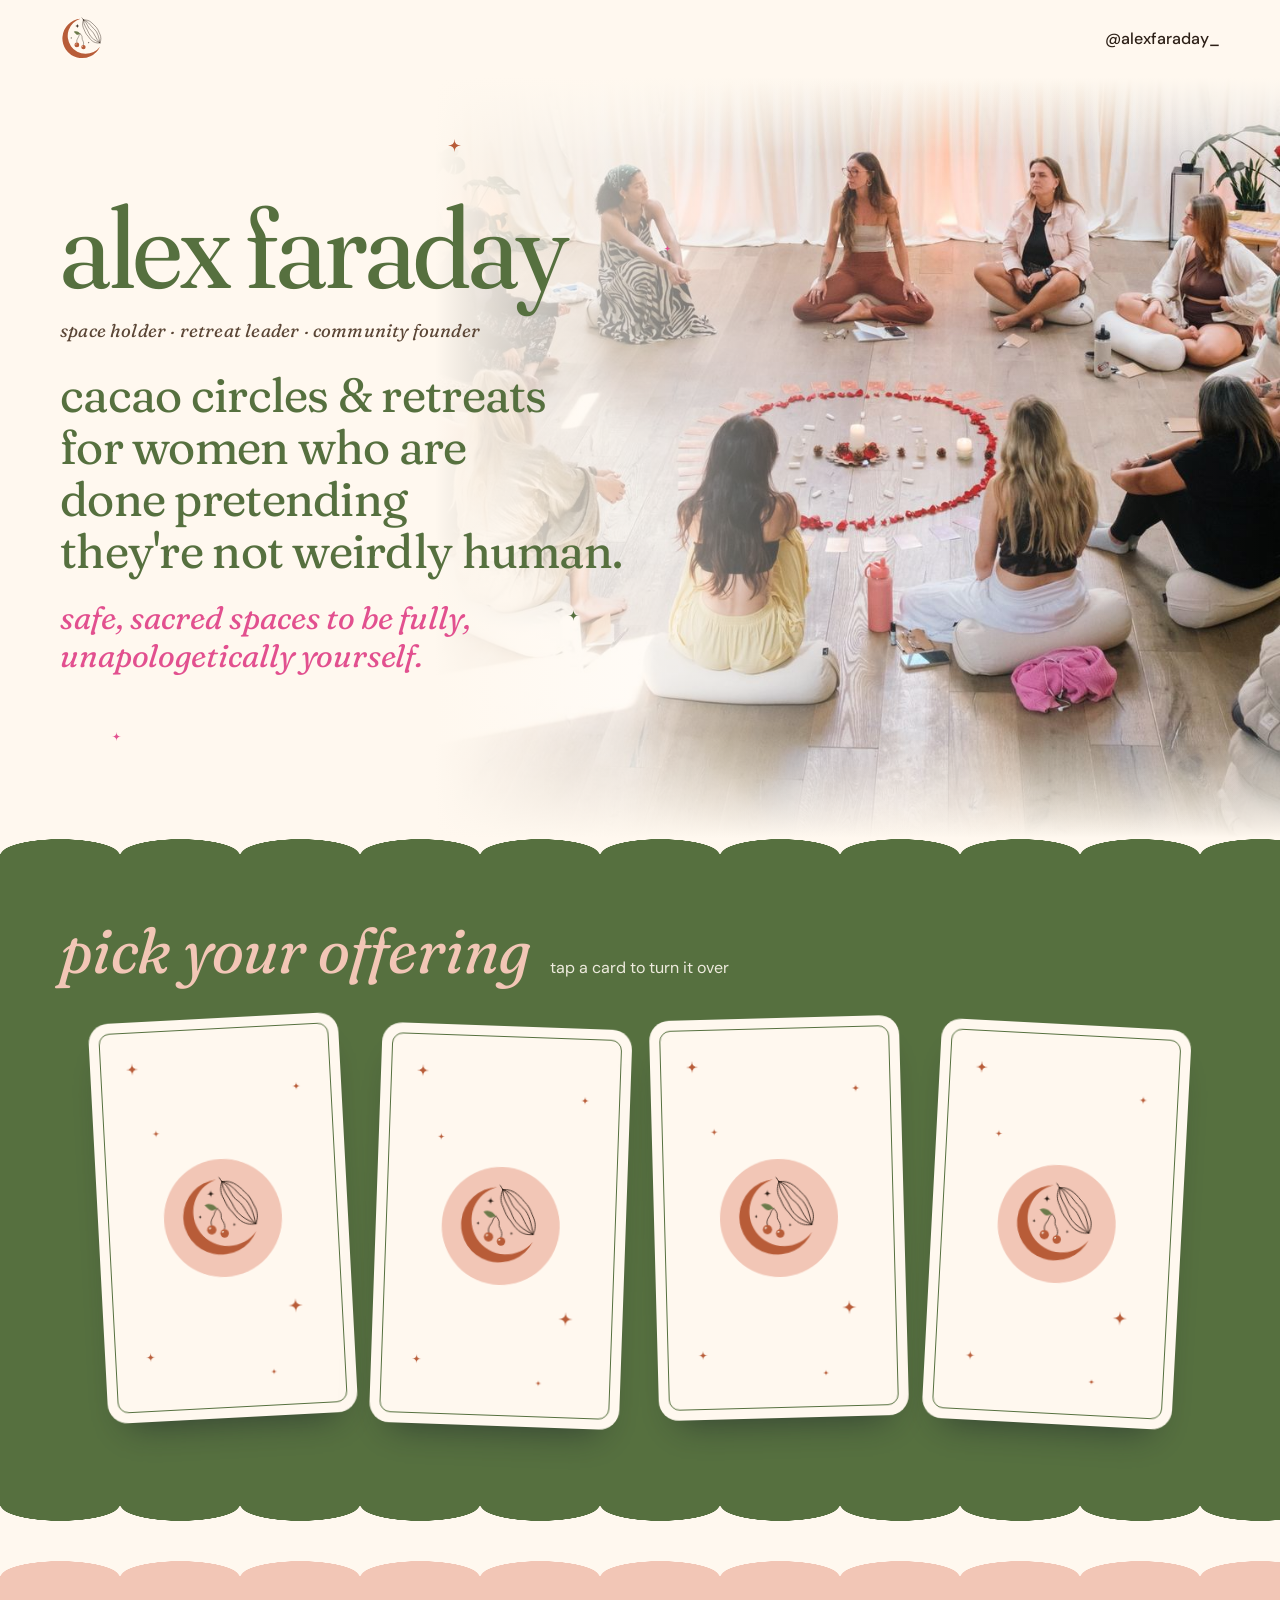
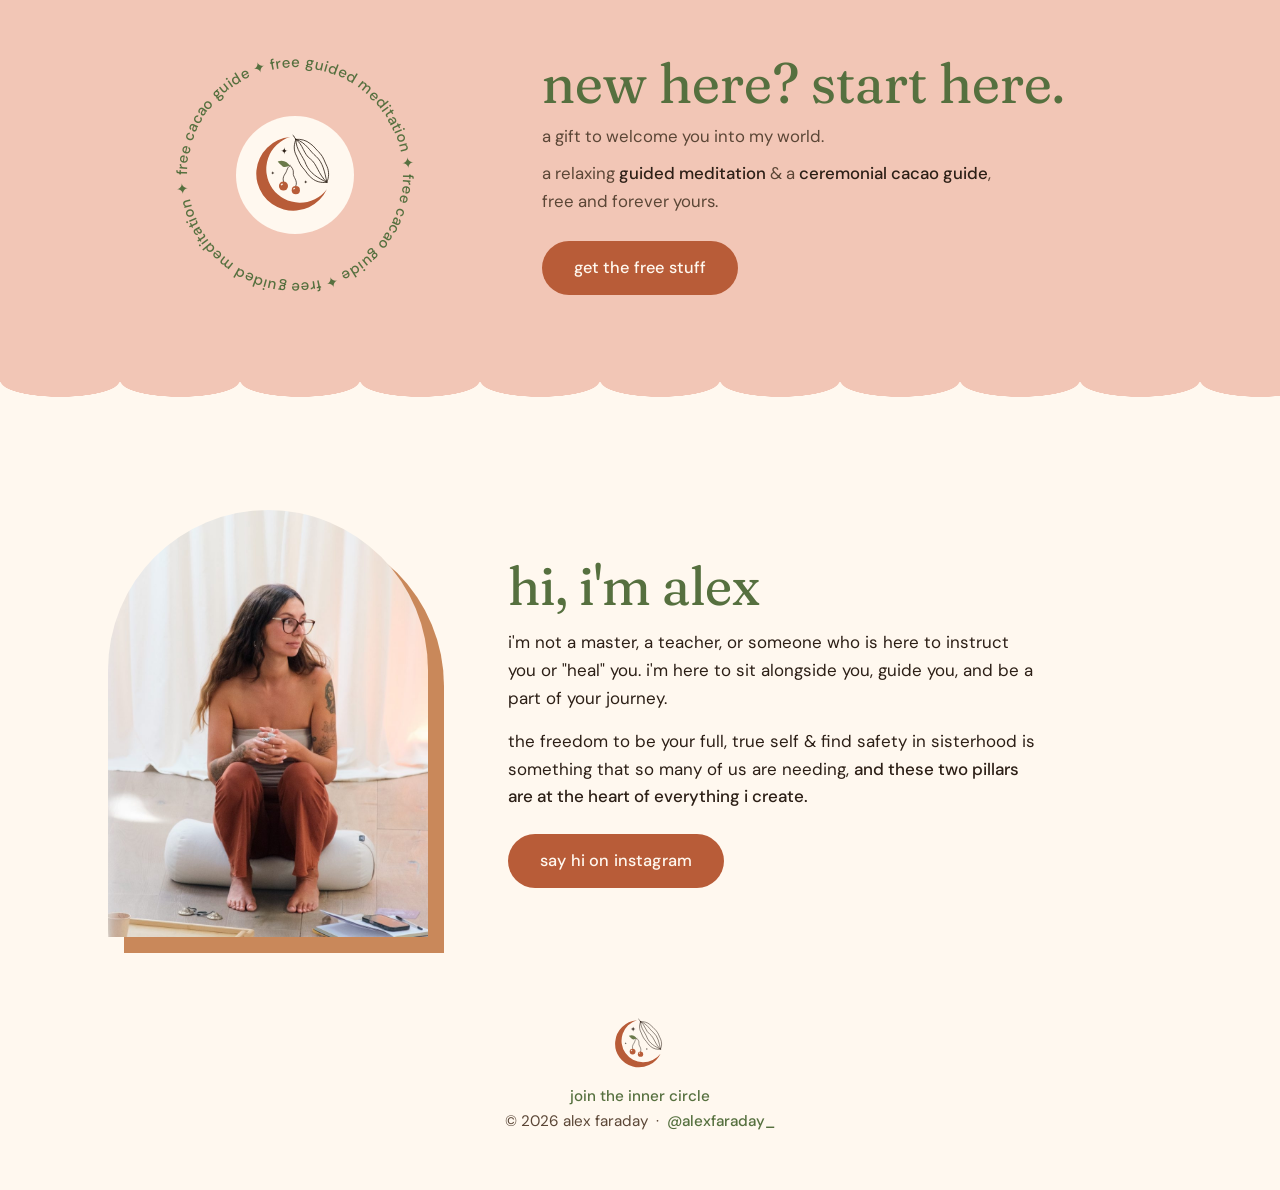
<file: index.html>
<!DOCTYPE html>
<html lang="en">
<head>
  <meta charset="UTF-8" />
  <meta name="viewport" content="width=device-width, initial-scale=1.0" />
  <title>alex faraday</title>
  <meta name="description" content="cacao circles, day retreats and sisterhood with alex faraday." />
  <link rel="icon" href="favicon.ico?v=3" sizes="any" />
  <link rel="icon" href="favicon.svg?v=3" type="image/svg+xml" />
  <link rel="icon" href="favicon-512.png?v=3" type="image/png" sizes="512x512" />
  <link rel="apple-touch-icon" href="apple-touch-icon.png?v=3" />
  <link rel="preconnect" href="https://fonts.googleapis.com" />
  <link rel="preconnect" href="https://fonts.gstatic.com" crossorigin />
  <link href="https://fonts.googleapis.com/css2?family=DM+Sans:opsz,wght@9..40,400;9..40,500;9..40,700&family=Fraunces:ital,opsz,wght,SOFT,WONK@0,9..144,300..900,0..100,0..1;1,9..144,300..900,0..100,0..1&display=swap" rel="stylesheet" />
  <style>
    /* boutique ibiza, green mood: whitewash, olive + sage, terracotta accents, bougainvillea pink, blush, soft scallops */
    :root {
      --wash:    #FFF8EF;
      --ink:     #2C1F16;
      --main:    #56703F;
      --band:    #56703F;
      --sage:    #A9BB8E;
      --band-head: #F2C6B6;
      --band-text: rgba(255,248,239,.9);
      --terra:   #B85C38;
      --terra-deep: #A24C2B;
      --pink:    #E2508F;
      --blush:   #F2C6B6;
      --muted:   #5B4636;
      --gingham: rgba(184,92,56,.32);
      --ff-display: 'Fraunces', Georgia, serif;
      --ff-body:    'DM Sans', system-ui, sans-serif;
      --ease:       cubic-bezier(.2, .8, .2, 1);
      color-scheme: light;
    }

    *, *::before, *::after { box-sizing: border-box; margin: 0; padding: 0; }
    html { scroll-behavior: smooth; -webkit-text-size-adjust: 100%; }
    body { font: 400 16px/1.65 var(--ff-body); background: var(--wash); color: var(--ink); overflow-x: hidden; }

    /* lowercase everywhere */
    body, body * { text-transform: lowercase !important; }

    img { display: block; max-width: 100%; }
    a { color: inherit; }
    :focus-visible { outline: 3px solid var(--pink); outline-offset: 4px; border-radius: 8px; }
    .star { fill: currentColor; }

    h1, h2, h3, .card-name, .tagline {
      font-family: var(--ff-display);
      font-variation-settings: "SOFT" 50, "WONK" 0;
      font-weight: 400;
      text-wrap: balance;
    }

    .gingham {
      height: 34px;
      background:
        linear-gradient(90deg, var(--gingham) 50%, transparent 0) 0 0 / 34px 34px,
        linear-gradient(var(--gingham) 50%, transparent 0) 0 0 / 34px 34px,
        var(--wash);
    }

    /* buttons: soft retro stickers */
    .btn {
      display: inline-flex; align-items: center; justify-content: center;
      min-height: 54px; padding: 0.85rem 2rem;
      border: 0; border-radius: 999px;
      background: var(--terra); color: var(--wash);
      box-shadow: none;
      letter-spacing: 0.01em;
      font: 500 1.02rem/1.2 var(--ff-body);
      text-decoration: none; cursor: pointer;
      transition: transform .2s var(--ease), box-shadow .2s var(--ease);
    }
    .btn:hover { transform: translateY(-2px); background: var(--terra-deep); }
    .btn:active { transform: translateY(1px); }
    .btn--olive { background: var(--terra); }

    /* ── scalloped edge ── */
    .awning {
      height: 46px;
      background: var(--terra);
      -webkit-mask: linear-gradient(#000 0 0) top / 100% 28px no-repeat, radial-gradient(circle 18px at 50% 0, #000 98%, #0000) 0 28px / 36px 18px repeat-x;
              mask: linear-gradient(#000 0 0) top / 100% 28px no-repeat, radial-gradient(circle 18px at 50% 0, #000 98%, #0000) 0 28px / 36px 18px repeat-x;
    }

    /* ── top bar ── */
    .topbar {
      display: flex; align-items: center; justify-content: space-between;
      max-width: 1200px; margin: 0 auto;
      padding: 1rem max(1.25rem, env(safe-area-inset-right, 0px)) 1rem max(1.25rem, env(safe-area-inset-left, 0px));
    }
    .topbar-home img { width: 46px; height: 46px; }
    .topbar-ig { font-weight: 500; text-decoration: none; padding: 0.5rem 0; }
    .topbar-ig:hover { color: var(--main); }

    /* ── hero ── */
    .hero {
      max-width: 1200px; margin: 0 auto;
      padding: 1.5rem 1.25rem 4.5rem;
      display: grid; gap: 3rem; align-items: center;
      overflow-x: clip;
      position: relative;
    }
    .hero h1 { font-weight: 400; font-size: clamp(3.8rem, 13vw, 7.2rem); line-height: 0.95; letter-spacing: -0.02em; color: var(--main); margin-bottom: 1rem; }
    .hero .role {
      font: italic 400 clamp(0.95rem, 3.6vw, 1.15rem)/1.4 var(--ff-display);
      font-variation-settings: "SOFT" 50, "WONK" 0;
      color: var(--muted);
      letter-spacing: 0.01em;
      margin-bottom: 1.6rem;
    }

    .statement {
      font: 400 clamp(1.9rem, 5.6vw, 3rem)/1.08 var(--ff-display);
      font-variation-settings: "SOFT" 50, "WONK" 0;
      letter-spacing: -0.015em;
      color: var(--main);
      max-width: 22ch;
      margin-bottom: 1.4rem;
    }
    .statement span { display: block; text-wrap: balance; opacity: 0; transform: translateY(12px); animation: rise .8s var(--ease) forwards; }
    .statement span:nth-child(1) { animation-delay: .3s; }
    .statement span:nth-child(2) { animation-delay: 1s; }
    .statement span:nth-child(3) { animation-delay: 1.7s; }
    .statement span:nth-child(4) { animation-delay: 2.4s; }
    .promise {
      font: italic 400 clamp(1.4rem, 3.8vw, 2rem)/1.2 var(--ff-display);
      font-variation-settings: "SOFT" 50, "WONK" 0;
      color: var(--pink);
      max-width: 26ch;
      opacity: 0; animation: rise .8s var(--ease) 2.5s forwards;
    }
    @keyframes rise { to { opacity: 1; transform: none; } }
    @media (prefers-reduced-motion: reduce) { .statement span, .promise { opacity: 1; transform: none; } }
    .hero-copy p.body { font-size: 1.08rem; color: var(--muted); margin-bottom: 0.9rem; max-width: 31rem; }
    .hero-copy strong { color: var(--ink); font-weight: 500; }

    .moon-portrait { position: relative; width: min(330px, 72vw); aspect-ratio: 1; justify-self: center; isolation: isolate; }
    .moon-portrait > img { position: absolute; inset: 0; width: 100%; height: 100%; border-radius: 50%; object-fit: cover; object-position: center 35%; }
    /* mediterranean frame: an ochre sun behind, a hand-painted wavy ring and a ring of pottery dots */
    .moon-portrait .wave, .about-moon .wave { position: absolute; z-index: 1; width: 110%; height: 110%; left: -8%; top: -1%; fill: none; stroke: var(--terra); stroke-width: 2.2; pointer-events: none; }
    .moon-portrait .dots, .about-moon .dots { position: absolute; z-index: -1; width: 122%; height: 122%; left: -15%; top: -3%; fill: #A86A3E; opacity: .7; }
    .moon-portrait::before {
      content: ""; position: absolute; z-index: -2;
      width: 58%; aspect-ratio: 1; right: -12%; top: -10%;
      border-radius: 50%; background: #D19A4C;
    }
    .twinkle { position: absolute; color: var(--terra); animation: twinkle 3.6s ease-in-out infinite; }
    .twinkle--a { right: -4%; top: 30%; width: 22px; height: 22px; color: var(--pink); }
    .twinkle--b { right: -12%; top: 52%; width: 12px; height: 12px; animation-delay: 1.2s; color: var(--main); }
    .twinkle--c { right: 10%; bottom: -3%; width: 16px; height: 16px; animation-delay: 2.1s; }
    .dust { position: absolute; inset: 0; pointer-events: none; }
    .dust svg { position: absolute; color: var(--terra); animation: twinkle 3.6s ease-in-out infinite; }
    .dust svg:nth-child(1) { left: 34%; top: 8%;  width: 13px; height: 13px; }
    .dust svg:nth-child(2) { left: 6%;  top: 86%; width: 9px;  height: 9px;  animation-delay: .8s; color: var(--pink); }
    .dust svg:nth-child(3) { left: 44%; top: 70%; width: 11px; height: 11px; animation-delay: 1.6s; color: var(--main); }
    .dust svg:nth-child(4) { left: 52%; top: 22%; width: 7px;  height: 7px;  animation-delay: 2.3s; color: var(--pink); }
    @keyframes twinkle { 0%, 100% { transform: scale(1) rotate(0); opacity: 1; } 50% { transform: scale(.4) rotate(45deg); opacity: .45; } }

    @media (min-width: 900px) {
      .hero { grid-template-columns: minmax(0, 1.35fr) minmax(0, 0.65fr); gap: 3.5rem; padding-top: 3rem; padding-bottom: 6rem; }
      .moon-portrait { width: 100%; max-width: 430px; }
    }

    /* ── deck ── */
    .deck-section { position: relative; background: var(--band); padding: 4rem 0 3.5rem; margin: 16px 0 70px; }
    .deck-section::before, .deck-section::after {
      content: ""; position: absolute; left: 0; right: 0; height: 26px;
      height: 16px;
      background: radial-gradient(ellipse 50% 100% at 50% 0, var(--band) 98%, #0000) 0 0 / 120px 16px repeat-x;
    }
    .deck-section::before { top: -15px; transform: scaleY(-1); }
    .deck-section::after { bottom: -15px; }
    .deck-head {
      max-width: 1200px; margin: 0 auto; padding: 0 1.25rem;
      display: flex; flex-wrap: wrap; align-items: baseline; column-gap: 1.25rem; row-gap: 0.25rem;
    }
    .deck-head h2 { font-weight: 400; font-style: italic; font-size: clamp(2.8rem, 8vw, 4rem); line-height: 1; color: var(--band-head); }
    .deck-head p { color: var(--band-text); }

    .deck {
      list-style: none; display: flex; gap: 1.25rem;
      overflow-x: auto; scroll-snap-type: x mandatory;
      padding: 2.25rem 1.25rem 2rem; scrollbar-width: none;
    }
    .deck::-webkit-scrollbar { display: none; }
    .deck li { flex: 0 0 min(70vw, 260px); scroll-snap-align: center; }
    .deck li:nth-child(1) .card { --tilt: -3deg; }
    .deck li:nth-child(2) .card { --tilt: 2deg; --lift: 8px; }
    .deck li:nth-child(3) .card { --tilt: -1.5deg; }
    .deck li:nth-child(4) .card { --tilt: 3deg; --lift: 6px; }
    @media (min-width: 1100px) {
      .deck { justify-content: center; overflow: visible; gap: 1.75rem; }
      .deck li { flex: 0 0 250px; }
    }

    .card {
      --tilt: 0deg; --lift: 0px;
      display: block; width: 100%; aspect-ratio: 5 / 8;
      padding: 0; border: 0; background: none; font: inherit; color: inherit; cursor: pointer;
      perspective: 1200px;
      transform: rotate(var(--tilt)) translateY(var(--lift));
      transition: transform .4s var(--ease);
      border-radius: 20px;
    }
    .card:hover { transform: rotate(0deg) translateY(-10px); }
    .card:focus-visible { outline-offset: 8px; border-radius: 20px; }
    .card-inner { display: block; position: relative; width: 100%; height: 100%; transform-style: preserve-3d; transition: transform .75s var(--ease); }
    .card.is-flipped .card-inner { transform: rotateY(180deg); }

    .face {
      display: block; position: absolute; inset: 0;
      backface-visibility: hidden; -webkit-backface-visibility: hidden;
      border-radius: 20px; padding: 10px;
      box-shadow: 0 22px 34px -20px rgba(20,25,40,.55);
    }
    .face-frame { position: relative; height: 100%; border-radius: 11px; display: flex; flex-direction: column; align-items: center; text-align: center; }

    /* face down: terracotta with blush fairy dust */
    .face--back { background: var(--wash); color: var(--terra); }
    .face--back .face-frame { border: 1px solid var(--main); justify-content: center; }
    .back-mark { width: 52%; aspect-ratio: 1; border-radius: 50%; background: var(--blush); display: grid; place-items: center; }
    .back-mark img { width: 72%; }
    .back-star { position: absolute; }
    .back-star:nth-of-type(1) { left: 11%; top: 8%;  width: 12px; height: 12px; }
    .back-star:nth-of-type(2) { right: 13%; top: 15%; width: 8px;  height: 8px; }
    .back-star:nth-of-type(3) { left: 21%; top: 26%; width: 7px;  height: 7px; }
    .back-star:nth-of-type(4) { right: 17%; bottom: 24%; width: 14px; height: 14px; }
    .back-star:nth-of-type(5) { left: 13%; bottom: 13%; width: 9px;  height: 9px; }
    .back-star:nth-of-type(6) { right: 30%; bottom: 8%;  width: 6px;  height: 6px; }

    /* face up: whitewash in a terracotta gingham frame */
    .face--front {
      transform: rotateY(180deg);
      color: var(--ink);
      background: var(--blush);
    }
    .face--front .face-frame { background: var(--wash); border: 1px solid var(--main); padding: 1.3rem 0.9rem 1rem; gap: 0.5rem; }
    .phase { width: 38px; height: 38px; flex-shrink: 0; color: var(--main); }
    .front-star { position: absolute; color: var(--pink); }
    .fs1 { left: 10%; top: 19%; width: 9px;  height: 9px; }
    .fs2 { right: 11%; top: 29%; width: 12px; height: 12px; color: var(--terra); }
    .fs3 { left: 14%; top: 50%; width: 7px;  height: 7px; }
    .glyph { width: 52%; aspect-ratio: 1; margin-top: 0.6rem; color: var(--main); }
    .card-name { font-weight: 400; font-size: 1.75rem; line-height: 1.05; margin-top: auto; color: var(--main); }
    .card-name--long { font-size: 1.3rem; }
    .card-meta { font-size: 0.86rem; line-height: 1.35; color: var(--muted); }
    .card-more { margin-top: 0.4rem; font-size: 0.82rem; font-weight: 500; text-decoration: underline; text-underline-offset: 3px; color: var(--ink); }

    /* ── readings (card details) ── */
    .reading {
      margin: auto;
      width: min(560px, calc(100vw - 1.5rem));
      max-height: calc(100dvh - 2rem);
      border: 0;
      border-radius: 24px;
      padding: 10px;
      color: var(--ink);
      background: var(--blush);
    }
    .reading[open] { animation: draw .55s var(--ease); }
    @keyframes draw { from { transform: perspective(900px) rotateY(70deg) scale(.88); opacity: 0; } to { transform: none; opacity: 1; } }
    .reading::backdrop { background: rgba(44,31,22,.5); backdrop-filter: blur(3px); }
    .reading-body {
      background: var(--wash);
      border-radius: 14px;
      max-height: calc(100dvh - 2rem - 28px);
      overflow-y: auto;
      padding: 1.5rem 1.4rem 1.75rem;
    }
    .reading-close {
      position: sticky; top: 0; float: right; z-index: 2;
      width: 44px; height: 44px; border-radius: 50%;
      border: 0;
      background: var(--terra); color: var(--wash);
      cursor: pointer; display: grid; place-items: center;
      margin: -0.4rem -0.4rem 0 0.5rem;
    }
    .reading-close svg { width: 16px; height: 16px; }
    .reading img { width: 100%; border-radius: 12px; margin-bottom: 1.2rem; clear: both; }
    .reading img.square { aspect-ratio: 1 / 1; object-fit: cover; object-position: center 30%; }
    .pill {
      display: inline-block; font-size: 0.85rem; font-weight: 500;
      padding: 0.25rem 0.85rem; border-radius: 999px;
      margin: 0 0.35rem 0.9rem 0;
      background: var(--blush); color: var(--ink);
      border: 0;
    }
    .pill--line { background: none; color: var(--terra-deep); box-shadow: inset 0 0 0 1px var(--terra); }
    .reading h3 { font-weight: 400; font-size: 2.3rem; line-height: 1.05; color: var(--main); margin-bottom: 0.5rem; }
    .reading .tagline { font-style: italic; font-weight: 400; font-size: 1.25rem; line-height: 1.35; color: var(--pink); margin-bottom: 1rem; }
    .reading p { color: var(--muted); margin-bottom: 0.85rem; }
    .reading p strong { color: var(--ink); font-weight: 500; }
    .reading ul { list-style: none; margin: 0.25rem 0 1.25rem; }
    .reading li { padding: 0.45rem 0; border-bottom: 1px solid var(--blush); color: var(--muted); }
    .reading li:last-child { border-bottom: 0; }
    .reading .btn { margin-top: 0.75rem; width: 100%; }

    /* ── freebie: a terracotta band ── */
    .freebie-band { position: relative; background: var(--blush); color: var(--ink); margin: 16px 0; }
    .freebie-band::before, .freebie-band::after {
      content: ""; position: absolute; left: 0; right: 0; height: 26px;
      height: 16px;
      background: radial-gradient(ellipse 50% 100% at 50% 0, var(--blush) 98%, #0000) 0 0 / 120px 16px repeat-x;
    }
    .freebie-band::before { top: -15px; transform: scaleY(-1); }
    .freebie-band::after { bottom: -15px; }

    .freebie {
      max-width: 1000px; margin: 0 auto;
      padding: 4rem 1.25rem 4.5rem;
      display: grid; justify-items: center; gap: 2rem; text-align: center;
    }
    .badge { position: relative; width: 230px; height: 230px; }
    .badge-ring { width: 100%; height: 100%; animation: spin 30s linear infinite; }
    .badge-ring text { font: 500 15px var(--ff-body); fill: var(--main); letter-spacing: 0.06em; }
    .badge-mark { position: absolute; inset: 0; margin: auto; width: 118px; height: 118px; border-radius: 50%; background: var(--wash); display: grid; place-items: center; }
    .badge-mark img { width: 84px; }
    @keyframes spin { to { transform: rotate(360deg); } }
    .freebie h2 { font-weight: 400; font-size: clamp(2.4rem, 7vw, 3.5rem); line-height: 1; margin-bottom: 0.75rem; color: var(--main); }
    .freebie p { color: var(--muted); max-width: 30rem; margin: 0 auto 0.6rem; font-size: 1.05rem; }
    .freebie p strong { color: var(--ink); font-weight: 500; }
    .freebie .btn { margin-top: 1rem; }
    @media (min-width: 760px) {
      .freebie { grid-template-columns: auto 1fr; text-align: left; gap: 3.5rem; align-items: center; }
      .freebie p { margin-left: 0; }
      .badge { width: 270px; height: 270px; }
    }

    /* ── about ── */
    .about { max-width: 1200px; margin: 0 auto; padding: 4.5rem 0.75rem 0; }
    .about-inner {
      position: relative;
      padding: 1rem 0.5rem 1rem;
      display: grid; gap: 3rem; justify-items: center;
    }
    .about-moon { position: relative; width: min(280px, 68vw); aspect-ratio: 1; isolation: isolate; }
    .about-moon > img { position: absolute; inset: 0; width: 100%; height: 100%; border-radius: 50%; object-fit: cover; object-position: center; }
    .about-moon::before { content: ""; position: absolute; z-index: -2; width: 62%; aspect-ratio: 1; right: -12%; top: -10%; border-radius: 50%; background: #D19A4C; }
    .about-moon .star-deco { position: absolute; right: -6%; top: 4%; width: 20px; height: 20px; color: var(--pink); }
    .about-text { max-width: 33rem; }
    .about h2 { font-weight: 400; font-size: clamp(2.4rem, 7vw, 3.4rem); line-height: 1; color: var(--main); margin-bottom: 1rem; }
    .about p { font-size: 1.06rem; margin-bottom: 0.9rem; }
    .about p strong { font-weight: 500; }
    .about .btn { margin-top: 0.5rem; }
    @media (min-width: 820px) {
      .about { padding: 5rem 1.25rem 0; }
      .about-inner { grid-template-columns: auto 1fr; gap: 5rem; padding: 2rem 3rem; justify-items: start; align-items: center; }
      .about-moon { width: 300px; }
    }

    footer { padding: 3rem 1.25rem 3.5rem; text-align: center; font-size: 0.95rem; color: var(--muted); }
    footer img { width: 54px; margin: 0 auto 0.75rem; }
    footer a { color: var(--main); font-weight: 500; text-decoration: none; }
    footer a:hover { text-decoration: underline; }

    /* ── tap sparkles ── */
    .spark { position: fixed; width: 18px; height: 18px; margin: -9px 0 0 -9px; pointer-events: none; z-index: 1000; animation: spark .9s var(--ease) forwards; }
    @keyframes spark {
      0%   { transform: translate(0,0) scale(.2) rotate(0); opacity: 1; }
      70%  { opacity: 1; }
      100% { transform: translate(var(--dx), var(--dy)) scale(var(--s)) rotate(90deg); opacity: 0; }
    }

    @media (prefers-reduced-motion: reduce) {
      *, *::before, *::after { animation: none !important; transition: none !important; }
      html { scroll-behavior: auto; }
    }

    /* photos: a simple arch with a clay shadow */
    .moon-portrait, .about-moon { aspect-ratio: 3 / 4 !important; isolation: isolate; }
    .moon-portrait, .about-moon { width: min(280px, 70vw) !important; max-width: none !important; }
    @media (min-width: 900px) { .moon-portrait, .about-moon { width: 320px !important; } }
    .about-moon > img { object-position: center 20% !important; }
    .moon-portrait > img, .about-moon > img { border-radius: 999px 999px 0 0 !important; }
    .moon-portrait::before, .about-moon::before { content: "" !important; position: absolute !important; z-index: -1 !important; left: 16px !important; top: 16px !important; right: -16px !important; bottom: -16px !important; width: auto !important; aspect-ratio: auto !important; border-radius: 999px 999px 0 0 !important; background: #C9885A !important; }
    .moon-portrait .twinkle, .about-moon .star-deco { display: none; }

    /* hero: the circle photo as a soft faded background behind the opening text */
    .hero { overflow-x: visible !important; min-height: min(88vh, 760px); align-content: center; grid-template-columns: 1fr !important; isolation: isolate; }
    .hero-bg { position: absolute; z-index: -1; top: 0; bottom: 0; left: calc(50% - 50vw); width: 100vw; overflow: hidden; }
    .hero-bg img { width: 100%; height: 100%; object-fit: cover; object-position: center 70%; }
    .hero-bg::after { content: ""; position: absolute; inset: 0;
      background: linear-gradient(180deg, rgba(255,248,239,1) 0%, rgba(255,248,239,.82) 14%, rgba(255,248,239,.8) 55%, rgba(255,248,239,.45) 82%, rgba(255,248,239,.95) 100%); }
    @media (min-width: 760px) {
      /* photo sits on the right two-thirds so more of the circle shows, fading softly into the text side */
      .hero-bg { left: auto; right: calc(50% - 50vw); width: 66vw; }
      .hero-bg img { object-position: center 40%; }
      .hero-bg::after { background:
        linear-gradient(90deg, rgba(255,248,239,1) 0%, rgba(255,248,239,.6) 22%, rgba(255,248,239,.12) 50%, rgba(255,248,239,0) 100%),
        linear-gradient(0deg, rgba(255,248,239,1) 0%, rgba(255,248,239,0) 14%),
        linear-gradient(180deg, rgba(255,248,239,1) 0%, rgba(255,248,239,0) 10%); }
    }
  </style>
</head>
<body>

<svg width="0" height="0" style="position:absolute" aria-hidden="true">
  <defs>
    <symbol id="star" viewBox="0 0 24 24"><path d="M12 0 Q12 12 24 12 Q12 12 12 24 Q12 12 0 12 Q12 12 12 0 Z"/></symbol>
    <symbol id="wave-ring" viewBox="-120 -120 240 240"><path d="M108.0 0.0 L109.2 1.9 L110.3 3.9 L111.2 5.8 L111.8 7.8 L112.0 9.8 L111.9 11.8 L111.3 13.7 L110.5 15.5 L109.3 17.3 L107.9 19.0 L106.3 20.7 L104.7 22.3 L103.2 23.8 L101.8 25.4 L100.6 26.9 L99.6 28.6 L99.0 30.3 L98.6 32.1 L98.6 33.9 L98.8 35.9 L99.1 38.0 L99.6 40.2 L100.0 42.4 L100.3 44.7 L100.5 46.9 L100.4 49.0 L100.0 51.0 L99.3 52.8 L98.3 54.5 L96.9 55.9 L95.3 57.2 L93.4 58.4 L91.4 59.3 L89.3 60.2 L87.2 61.1 L85.2 61.9 L83.4 62.9 L81.8 63.9 L80.5 65.2 L79.3 66.6 L78.5 68.2 L77.8 70.0 L77.2 72.0 L76.8 74.2 L76.4 76.4 L75.9 78.6 L75.3 80.7 L74.5 82.7 L73.5 84.6 L72.3 86.1 L70.8 87.4 L69.1 88.4 L67.1 89.1 L65.0 89.5 L62.8 89.7 L60.6 89.8 L58.3 89.8 L56.1 89.8 L54.0 89.9 L52.1 90.2 L50.2 90.6 L48.6 91.4 L47.1 92.4 L45.7 93.7 L44.4 95.3 L43.2 97.0 L42.0 98.8 L40.7 100.7 L39.4 102.5 L37.9 104.2 L36.4 105.6 L34.7 106.8 L32.9 107.6 L31.0 108.0 L29.0 108.1 L26.9 107.8 L24.8 107.3 L22.6 106.6 L20.5 105.7 L18.5 104.8 L16.5 104.1 L14.5 103.4 L12.7 103.1 L10.8 103.0 L9.0 103.2 L7.3 103.7 L5.5 104.5 L3.7 105.6 L1.9 106.7 L0.0 108.0 L-1.9 109.2 L-3.9 110.3 L-5.8 111.2 L-7.8 111.8 L-9.8 112.0 L-11.8 111.9 L-13.7 111.3 L-15.5 110.5 L-17.3 109.3 L-19.0 107.9 L-20.7 106.3 L-22.3 104.7 L-23.8 103.2 L-25.4 101.8 L-26.9 100.6 L-28.6 99.6 L-30.3 99.0 L-32.1 98.6 L-33.9 98.6 L-35.9 98.8 L-38.0 99.1 L-40.2 99.6 L-42.4 100.0 L-44.7 100.3 L-46.9 100.5 L-49.0 100.4 L-51.0 100.0 L-52.8 99.3 L-54.5 98.3 L-55.9 96.9 L-57.2 95.3 L-58.4 93.4 L-59.3 91.4 L-60.2 89.3 L-61.1 87.2 L-61.9 85.2 L-62.9 83.4 L-63.9 81.8 L-65.2 80.5 L-66.6 79.3 L-68.2 78.5 L-70.0 77.8 L-72.0 77.2 L-74.2 76.8 L-76.4 76.4 L-78.6 75.9 L-80.7 75.3 L-82.7 74.5 L-84.6 73.5 L-86.1 72.3 L-87.4 70.8 L-88.4 69.1 L-89.1 67.1 L-89.5 65.0 L-89.7 62.8 L-89.8 60.6 L-89.8 58.3 L-89.8 56.1 L-89.9 54.0 L-90.2 52.1 L-90.6 50.2 L-91.4 48.6 L-92.4 47.1 L-93.7 45.7 L-95.3 44.4 L-97.0 43.2 L-98.8 42.0 L-100.7 40.7 L-102.5 39.4 L-104.2 37.9 L-105.6 36.4 L-106.8 34.7 L-107.6 32.9 L-108.0 31.0 L-108.1 29.0 L-107.8 26.9 L-107.3 24.8 L-106.6 22.6 L-105.7 20.5 L-104.8 18.5 L-104.1 16.5 L-103.4 14.5 L-103.1 12.7 L-103.0 10.8 L-103.2 9.0 L-103.7 7.3 L-104.5 5.5 L-105.6 3.7 L-106.7 1.9 L-108.0 0.0 L-109.2 -1.9 L-110.3 -3.9 L-111.2 -5.8 L-111.8 -7.8 L-112.0 -9.8 L-111.9 -11.8 L-111.3 -13.7 L-110.5 -15.5 L-109.3 -17.3 L-107.9 -19.0 L-106.3 -20.7 L-104.7 -22.3 L-103.2 -23.8 L-101.8 -25.4 L-100.6 -26.9 L-99.6 -28.6 L-99.0 -30.3 L-98.6 -32.1 L-98.6 -33.9 L-98.8 -35.9 L-99.1 -38.0 L-99.6 -40.2 L-100.0 -42.4 L-100.3 -44.7 L-100.5 -46.9 L-100.4 -49.0 L-100.0 -51.0 L-99.3 -52.8 L-98.3 -54.5 L-96.9 -55.9 L-95.3 -57.2 L-93.4 -58.4 L-91.4 -59.3 L-89.3 -60.2 L-87.2 -61.1 L-85.2 -61.9 L-83.4 -62.9 L-81.8 -63.9 L-80.5 -65.2 L-79.3 -66.6 L-78.5 -68.2 L-77.8 -70.0 L-77.2 -72.0 L-76.8 -74.2 L-76.4 -76.4 L-75.9 -78.6 L-75.3 -80.7 L-74.5 -82.7 L-73.5 -84.6 L-72.3 -86.1 L-70.8 -87.4 L-69.1 -88.4 L-67.1 -89.1 L-65.0 -89.5 L-62.8 -89.7 L-60.6 -89.8 L-58.3 -89.8 L-56.1 -89.8 L-54.0 -89.9 L-52.1 -90.2 L-50.2 -90.6 L-48.6 -91.4 L-47.1 -92.4 L-45.7 -93.7 L-44.4 -95.3 L-43.2 -97.0 L-42.0 -98.8 L-40.7 -100.7 L-39.4 -102.5 L-37.9 -104.2 L-36.4 -105.6 L-34.7 -106.8 L-32.9 -107.6 L-31.0 -108.0 L-29.0 -108.1 L-26.9 -107.8 L-24.8 -107.3 L-22.6 -106.6 L-20.5 -105.7 L-18.5 -104.8 L-16.5 -104.1 L-14.5 -103.4 L-12.7 -103.1 L-10.8 -103.0 L-9.0 -103.2 L-7.3 -103.7 L-5.5 -104.5 L-3.7 -105.6 L-1.9 -106.7 L-0.0 -108.0 L1.9 -109.2 L3.9 -110.3 L5.8 -111.2 L7.8 -111.8 L9.8 -112.0 L11.8 -111.9 L13.7 -111.3 L15.5 -110.5 L17.3 -109.3 L19.0 -107.9 L20.7 -106.3 L22.3 -104.7 L23.8 -103.2 L25.4 -101.8 L26.9 -100.6 L28.6 -99.6 L30.3 -99.0 L32.1 -98.6 L33.9 -98.6 L35.9 -98.8 L38.0 -99.1 L40.2 -99.6 L42.4 -100.0 L44.7 -100.3 L46.9 -100.5 L49.0 -100.4 L51.0 -100.0 L52.8 -99.3 L54.5 -98.3 L55.9 -96.9 L57.2 -95.3 L58.4 -93.4 L59.3 -91.4 L60.2 -89.3 L61.1 -87.2 L61.9 -85.2 L62.9 -83.4 L63.9 -81.8 L65.2 -80.5 L66.6 -79.3 L68.2 -78.5 L70.0 -77.8 L72.0 -77.2 L74.2 -76.8 L76.4 -76.4 L78.6 -75.9 L80.7 -75.3 L82.7 -74.5 L84.6 -73.5 L86.1 -72.3 L87.4 -70.8 L88.4 -69.1 L89.1 -67.1 L89.5 -65.0 L89.7 -62.8 L89.8 -60.6 L89.8 -58.3 L89.8 -56.1 L89.9 -54.0 L90.2 -52.1 L90.6 -50.2 L91.4 -48.6 L92.4 -47.1 L93.7 -45.7 L95.3 -44.4 L97.0 -43.2 L98.8 -42.0 L100.7 -40.7 L102.5 -39.4 L104.2 -37.9 L105.6 -36.4 L106.8 -34.7 L107.6 -32.9 L108.0 -31.0 L108.1 -29.0 L107.8 -26.9 L107.3 -24.8 L106.6 -22.6 L105.7 -20.5 L104.8 -18.5 L104.1 -16.5 L103.4 -14.5 L103.1 -12.7 L103.0 -10.8 L103.2 -9.0 L103.7 -7.3 L104.5 -5.5 L105.6 -3.7 L106.7 -1.9 L108.0 -0.0Z"/></symbol>
    <symbol id="dot-ring" viewBox="-120 -120 240 240"><circle cx="114.0" cy="0.0" r="2.6"/><circle cx="112.6" cy="17.8" r="2.6"/><circle cx="108.4" cy="35.2" r="2.6"/><circle cx="101.6" cy="51.8" r="2.6"/><circle cx="92.2" cy="67.0" r="2.6"/><circle cx="80.6" cy="80.6" r="2.6"/><circle cx="67.0" cy="92.2" r="2.6"/><circle cx="51.8" cy="101.6" r="2.6"/><circle cx="35.2" cy="108.4" r="2.6"/><circle cx="17.8" cy="112.6" r="2.6"/><circle cx="0.0" cy="114.0" r="2.6"/><circle cx="-17.8" cy="112.6" r="2.6"/><circle cx="-35.2" cy="108.4" r="2.6"/><circle cx="-51.8" cy="101.6" r="2.6"/><circle cx="-67.0" cy="92.2" r="2.6"/><circle cx="-80.6" cy="80.6" r="2.6"/><circle cx="-92.2" cy="67.0" r="2.6"/><circle cx="-101.6" cy="51.8" r="2.6"/><circle cx="-108.4" cy="35.2" r="2.6"/><circle cx="-112.6" cy="17.8" r="2.6"/><circle cx="-114.0" cy="0.0" r="2.6"/><circle cx="-112.6" cy="-17.8" r="2.6"/><circle cx="-108.4" cy="-35.2" r="2.6"/><circle cx="-101.6" cy="-51.8" r="2.6"/><circle cx="-92.2" cy="-67.0" r="2.6"/><circle cx="-80.6" cy="-80.6" r="2.6"/><circle cx="-67.0" cy="-92.2" r="2.6"/><circle cx="-51.8" cy="-101.6" r="2.6"/><circle cx="-35.2" cy="-108.4" r="2.6"/><circle cx="-17.8" cy="-112.6" r="2.6"/><circle cx="-0.0" cy="-114.0" r="2.6"/><circle cx="17.8" cy="-112.6" r="2.6"/><circle cx="35.2" cy="-108.4" r="2.6"/><circle cx="51.8" cy="-101.6" r="2.6"/><circle cx="67.0" cy="-92.2" r="2.6"/><circle cx="80.6" cy="-80.6" r="2.6"/><circle cx="92.2" cy="-67.0" r="2.6"/><circle cx="101.6" cy="-51.8" r="2.6"/><circle cx="108.4" cy="-35.2" r="2.6"/><circle cx="112.6" cy="-17.8" r="2.6"/></symbol>
    <symbol id="crescent" viewBox="0 0 240 240"><path d="M165 42.1 A90 90 0 1 0 165 197.9 A81.9 81.9 0 1 1 165 42.1 Z"/></symbol>
  </defs>
</svg>

<header class="topbar">
  <a class="topbar-home" href="#top" aria-label="alex faraday, back to top">
    <img src="alex-faraday-symbol.svg" alt="" />
  </a>
  <a class="topbar-ig" href="https://www.instagram.com/alexfaraday_/" target="_blank" rel="noopener">@alexfaraday_</a>
</header>

<main id="top">

  <section class="hero">
    <picture class="hero-bg" aria-hidden="true">
      <source media="(min-width: 760px)" srcset="hero-circle-wide.jpg" />
      <img src="hero-circle-tall.jpg" alt="" />
    </picture>
    <div class="dust" aria-hidden="true"><svg class="star"><use href="#star"/></svg><svg class="star"><use href="#star"/></svg><svg class="star"><use href="#star"/></svg><svg class="star"><use href="#star"/></svg></div>
    <div class="hero-copy">
      <h1>alex faraday</h1>
      <p class="role">space holder · retreat leader · community founder</p>
      <p class="statement"><span>cacao circles &amp; retreats</span> <span>for women who are</span> <span>done pretending</span> <span>they're not weirdly human.</span></p>
      <p class="promise">safe, sacred spaces to be fully, unapologetically yourself.</p>
    </div>
  </section>

  <section class="deck-section" aria-labelledby="deck-title">
    <div class="deck-head">
      <h2 id="deck-title">pick your offering</h2>
      <p>tap a card to turn it over</p>
    </div>

    <ul class="deck">

      <!-- GIRL CODE -->
      <li>
        <button class="card" type="button" data-reading="girls" aria-label="turn over a card">
          <span class="card-inner">
            <span class="face face--back" aria-hidden="true">
              <span class="face-frame">
                <svg class="back-star star"><use href="#star"/></svg><svg class="back-star star"><use href="#star"/></svg><svg class="back-star star"><use href="#star"/></svg><svg class="back-star star"><use href="#star"/></svg><svg class="back-star star"><use href="#star"/></svg><svg class="back-star star"><use href="#star"/></svg>
                <span class="back-mark"><img src="alex-faraday-symbol.svg" alt="" /></span>
              </span>
            </span>
            <span class="face face--front">
              <span class="face-frame">
                <svg class="phase" viewBox="0 0 40 40" aria-hidden="true"><circle cx="20" cy="20" r="18" fill="none" stroke="currentColor" stroke-width="1.6"/></svg>
                <svg class="front-star fs1 star" aria-hidden="true"><use href="#star"/></svg><svg class="front-star fs2 star" aria-hidden="true"><use href="#star"/></svg><svg class="front-star fs3 star" aria-hidden="true"><use href="#star"/></svg>
                <svg class="glyph" viewBox="0 0 120 120" fill="none" stroke="currentColor" stroke-width="1.8" stroke-linecap="round" stroke-linejoin="round" aria-hidden="true"><circle cx="44" cy="86" r="11"/><circle cx="75" cy="90" r="10"/><path d="M44 75C46 58 54 44 62 30M75 80C72 62 66 46 62 30"/><path d="M62 30C70 22 84 22 90 28 82 36 70 36 62 30Z"/></svg>
                <span class="card-name">girl code</span>
                <span class="card-meta">online + in person<br />community</span>
                <span class="card-more">see the details</span>
              </span>
            </span>
          </span>
        </button>
      </li>

      <!-- THE RITUAL -->
      <li>
        <button class="card" type="button" data-reading="ritual" aria-label="turn over a card">
          <span class="card-inner">
            <span class="face face--back" aria-hidden="true">
              <span class="face-frame">
                <svg class="back-star star"><use href="#star"/></svg><svg class="back-star star"><use href="#star"/></svg><svg class="back-star star"><use href="#star"/></svg><svg class="back-star star"><use href="#star"/></svg><svg class="back-star star"><use href="#star"/></svg><svg class="back-star star"><use href="#star"/></svg>
                <span class="back-mark"><img src="alex-faraday-symbol.svg" alt="" /></span>
              </span>
            </span>
            <span class="face face--front">
              <span class="face-frame">
                <svg class="phase" viewBox="0 0 40 40" aria-hidden="true"><circle cx="20" cy="20" r="18" fill="none" stroke="currentColor" stroke-width="1.6"/><path d="M20 2A18 18 0 0 1 20 38 9 18 0 0 0 20 2Z" fill="currentColor"/></svg>
                <svg class="front-star fs1 star" aria-hidden="true"><use href="#star"/></svg><svg class="front-star fs2 star" aria-hidden="true"><use href="#star"/></svg><svg class="front-star fs3 star" aria-hidden="true"><use href="#star"/></svg>
                <svg class="glyph" viewBox="0 0 120 120" fill="none" stroke="currentColor" stroke-width="1.8" stroke-linecap="round" stroke-linejoin="round" aria-hidden="true"><path d="M34 60H86V72C86 88 74 96 60 96 46 96 34 88 34 72Z"/><path d="M86 64C99 64 99 83 86 81"/><path d="M26 104H94"/><path d="M50 50C44 42 56 36 50 26M62 50C56 40 68 34 62 22M74 50C68 42 80 36 74 28"/></svg>
                <span class="card-name">the ritual</span>
                <span class="card-meta">online cacao circle<br />next: 29 nov</span>
                <span class="card-more">see the details</span>
              </span>
            </span>
          </span>
        </button>
      </li>

      <!-- THE PAUSE -->
      <li>
        <button class="card" type="button" data-reading="pause" aria-label="turn over a card">
          <span class="card-inner">
            <span class="face face--back" aria-hidden="true">
              <span class="face-frame">
                <svg class="back-star star"><use href="#star"/></svg><svg class="back-star star"><use href="#star"/></svg><svg class="back-star star"><use href="#star"/></svg><svg class="back-star star"><use href="#star"/></svg><svg class="back-star star"><use href="#star"/></svg><svg class="back-star star"><use href="#star"/></svg>
                <span class="back-mark"><img src="alex-faraday-symbol.svg" alt="" /></span>
              </span>
            </span>
            <span class="face face--front">
              <span class="face-frame">
                <svg class="phase" viewBox="0 0 40 40" aria-hidden="true"><circle cx="20" cy="20" r="18" fill="none" stroke="currentColor" stroke-width="1.6"/><path d="M20 2A18 18 0 0 1 20 38Z" fill="currentColor"/></svg>
                <svg class="front-star fs1 star" aria-hidden="true"><use href="#star"/></svg><svg class="front-star fs2 star" aria-hidden="true"><use href="#star"/></svg><svg class="front-star fs3 star" aria-hidden="true"><use href="#star"/></svg>
                <svg class="glyph" viewBox="0 0 120 120" fill="none" stroke="currentColor" stroke-width="1.8" stroke-linecap="round" stroke-linejoin="round" aria-hidden="true"><path d="M50 72H70V106H50Z"/><path d="M60 52C67 58 67 65 60 68 53 65 53 58 60 52Z"/><path d="M60 46C50 38 70 30 60 20 53 13 63 8 58 4"/><path d="M40 106H80"/></svg>
                <span class="card-name">the pause</span>
                <span class="card-meta">day retreat in london<br />feb 2027</span>
                <span class="card-more">see the details</span>
              </span>
            </span>
          </span>
        </button>
      </li>

      <!-- BARCELONA -->
      <li>
        <button class="card" type="button" data-reading="abroad" aria-label="turn over a card">
          <span class="card-inner">
            <span class="face face--back" aria-hidden="true">
              <span class="face-frame">
                <svg class="back-star star"><use href="#star"/></svg><svg class="back-star star"><use href="#star"/></svg><svg class="back-star star"><use href="#star"/></svg><svg class="back-star star"><use href="#star"/></svg><svg class="back-star star"><use href="#star"/></svg><svg class="back-star star"><use href="#star"/></svg>
                <span class="back-mark"><img src="alex-faraday-symbol.svg" alt="" /></span>
              </span>
            </span>
            <span class="face face--front">
              <span class="face-frame">
                <svg class="phase" viewBox="0 0 40 40" aria-hidden="true"><circle cx="20" cy="20" r="18" fill="currentColor"/></svg>
                <svg class="front-star fs1 star" aria-hidden="true"><use href="#star"/></svg><svg class="front-star fs2 star" aria-hidden="true"><use href="#star"/></svg><svg class="front-star fs3 star" aria-hidden="true"><use href="#star"/></svg>
                <svg class="glyph" viewBox="0 0 120 120" fill="none" stroke="currentColor" stroke-width="1.8" stroke-linecap="round" stroke-linejoin="round" aria-hidden="true"><path d="M38 70A22 22 0 0 1 82 70"/><path d="M60 40V30M38 48 31 41M82 48 89 41M28 64H19M92 64H101"/><path d="M12 82C30 72 48 74 62 80 76 72 94 70 108 78"/><path d="M20 96C40 88 76 88 100 96M28 108C46 102 74 102 92 108"/></svg>
                <span class="card-name card-name--long">the girl code retreat: barcelona</span>
                <span class="card-meta">4 nights of wild wellbeing<br />may 2027</span>
                <span class="card-more">see the details</span>
              </span>
            </span>
          </span>
        </button>
      </li>

    </ul>
  </section>

  <div class="freebie-band">
  <section class="freebie" aria-labelledby="free-title">
    <div class="badge" aria-hidden="true">
      <svg class="badge-ring" viewBox="0 0 270 270">
        <defs><path id="ring" d="M135 135 m-108 0 a108 108 0 1 1 216 0 a108 108 0 1 1 -216 0"/></defs>
        <text><textPath href="#ring" textLength="672" lengthAdjust="spacing">free cacao guide ✦ free guided meditation ✦ free cacao guide ✦ free guided meditation ✦</textPath></text>
      </svg>
      <span class="badge-mark"><img src="alex-faraday-symbol.svg" alt="" /></span>
    </div>
    <div>
      <h2 id="free-title">new here? start here.</h2>
      <p>a gift to welcome you into my world.</p>
      <p>a relaxing <strong>guided meditation</strong> &amp; a <strong>ceremonial cacao guide</strong>, free and forever yours.</p>
      <a href="free.html" class="btn">get the free stuff</a>
    </div>
  </section>
  </div>

  <section class="about" aria-labelledby="about-title">
    <div class="about-inner">
      <div class="about-moon">
        <img src="about-circle.jpg" alt="alex sitting on a cushion, holding space in a cacao circle" />
        <svg class="star-deco star" aria-hidden="true"><use href="#star"/></svg>
      </div>
      <div class="about-text">
        <h2 id="about-title">hi, i'm alex</h2>
        <p>i'm not a master, a teacher, or someone who is here to instruct you or "heal" you. i'm here to sit alongside you, guide you, and be a part of your journey.</p>
        <p>the freedom to be your full, true self &amp; find safety in sisterhood is something that so many of us are needing, <strong>and these two pillars are at the heart of everything i create.</strong></p>
        <a href="https://www.instagram.com/alexfaraday_/" target="_blank" rel="noopener" class="btn">say hi on instagram</a>
      </div>
    </div>
  </section>

</main>

<footer>
  <img src="alex-faraday-symbol.svg" alt="" />
  <p><a href="join.html">join the inner circle</a></p>
  <p>© 2026 alex faraday &nbsp;·&nbsp; <a href="https://www.instagram.com/alexfaraday_/" target="_blank" rel="noopener">@alexfaraday_</a></p>
</footer>

<!-- CARD DETAILS -->
<dialog class="reading" id="reading-girls" aria-labelledby="t-girls">
  <div class="reading-body">
    <button class="reading-close" type="button" aria-label="close"><svg viewBox="0 0 16 16" stroke="currentColor" stroke-width="1.6" stroke-linecap="round"><path d="M2 2l12 12M14 2L2 14"/></svg></button>
    <img src="girlcode.jpg" alt="women painting pottery together around a long table" />
    <span class="pill">online + in person community</span>
    <h3 id="t-girls">girl code</h3>
    <p class="tagline">the group chat you wish you had.</p>
    <p>a community for women to find their people: small meet-ups, a monthly online yoga class and women's circle, and retreats. <strong>find your girls.</strong></p>
    <a href="https://joingirlcode.com" target="_blank" rel="noopener" class="btn">join girl code</a>
  </div>
</dialog>

<dialog class="reading" id="reading-ritual" aria-labelledby="t-ritual">
  <div class="reading-body">
    <button class="reading-close" type="button" aria-label="close"><svg viewBox="0 0 16 16" stroke="currentColor" stroke-width="1.6" stroke-linecap="round"><path d="M2 2l12 12M14 2L2 14"/></svg></button>
    <img src="ritual-web.jpg" alt="hands holding a cup of cacao" class="square" />
    <span class="pill">26 jul · 27 sept · 29 nov</span>
    <h3 id="t-ritual">the ritual</h3>
    <p class="tagline">an online cacao ceremony, to find stillness, reconnect inwards, and sit in sacred sisterhood.</p>
    <p>once every couple of months, women from across the world gather for a <strong>slow sunday morning together.</strong> mama cacao, likeminded women, and you, exactly as you are.</p>
    <a href="ritual.html" class="btn">join the ritual</a>
  </div>
</dialog>

<dialog class="reading" id="reading-pause" aria-labelledby="t-pause">
  <div class="reading-body">
    <button class="reading-close" type="button" aria-label="close"><svg viewBox="0 0 16 16" stroke="currentColor" stroke-width="1.6" stroke-linecap="round"><path d="M2 2l12 12M14 2L2 14"/></svg></button>
    <img src="pause.jpg" alt="the pause, a day of movement, connection and rest" />
    <span class="pill pill--line">✦ in collaboration with francesca secolonovo</span>
    <span class="pill">february 2027 · london · date tbc</span>
    <h3 id="t-pause">the pause</h3>
    <p class="tagline">a day to step away from the noise and return to yourself.</p>
    <p>through cacao, movement, authentic connection, yin and sound - a space to step out of the noise and reconnect with what's within.</p>
    <p>winter is our time to slow down, listen a little deeper and remember the part of you that can so easily get lost in the doing.</p>
    <a href="https://www.francescasecolonovowellness.com/gather" target="_blank" rel="noopener" class="btn">this is what i need</a>
  </div>
</dialog>

<dialog class="reading" id="reading-abroad" aria-labelledby="t-abroad">
  <div class="reading-body">
    <button class="reading-close" type="button" aria-label="close"><svg viewBox="0 0 16 16" stroke="currentColor" stroke-width="1.6" stroke-linecap="round"><path d="M2 2l12 12M14 2L2 14"/></svg></button>
    <img src="abroad.webp" alt="an 18th-century villa among the catalan vineyards" />
    <span class="pill">27–31 may 2027 · catalan vineyards</span>
    <h3 id="t-abroad">the girl code retreat: barcelona</h3>
    <p class="tagline">the 4-night spanish villa retreat for the 'young, wild &amp; free' women.</p>
    <p>an 18th-century luxury eco-farm villa in the middle of the catalan vineyards. for the 'wildling-turned-holistic' women who want to <strong>heal, dance &amp; belly laugh together.</strong></p>
    <p><strong>only 12 spaces.</strong></p>
    <a href="https://joingirlcode.com/retreat.html" class="btn">this is for me</a>
  </div>
</dialog>

<script>
  // cards: first tap turns the card over, the next tap opens its details
  document.querySelectorAll('.card').forEach(function (card) {
    var name = card.querySelector('.card-name').textContent;
    card.addEventListener('click', function () {
      if (!card.classList.contains('is-flipped')) {
        card.classList.add('is-flipped');
        card.setAttribute('aria-label', name + ': see the details');
        return;
      }
      var d = document.getElementById('reading-' + card.dataset.reading);
      if (d && d.showModal) { d.showModal(); d._opener = card; }
    });
  });

  document.querySelectorAll('.reading').forEach(function (d) {
    d.querySelector('.reading-close').addEventListener('click', function () { d.close(); });
    d.addEventListener('click', function (e) { if (e.target === d) d.close(); });
    d.addEventListener('close', function () { if (d._opener) d._opener.focus(); });
  });

  // little sparkles wherever you tap
  var calm = window.matchMedia('(prefers-reduced-motion: reduce)').matches;
  if (!calm) {
    var colours = ['#B85C38', '#E2508F', '#56703F', '#F2C6B6'];
    document.addEventListener('pointerdown', function (e) {
      for (var i = 0; i < 5; i++) {
        var s = document.createElementNS('http://www.w3.org/2000/svg', 'svg');
        s.setAttribute('class', 'spark');
        s.setAttribute('aria-hidden', 'true');
        s.innerHTML = '<use href="#star" fill="currentColor"/>';
        var a = Math.random() * Math.PI * 2, r = 28 + Math.random() * 42;
        s.style.left = e.clientX + 'px';
        s.style.top = e.clientY + 'px';
        s.style.color = colours[Math.floor(Math.random() * colours.length)];
        s.style.setProperty('--dx', Math.cos(a) * r + 'px');
        s.style.setProperty('--dy', Math.sin(a) * r + 'px');
        s.style.setProperty('--s', (0.5 + Math.random() * 0.9).toFixed(2));
        document.body.appendChild(s);
        s.addEventListener('animationend', function () { this.remove(); });
      }
    });
  }
</script>

</body>
</html>
</file>
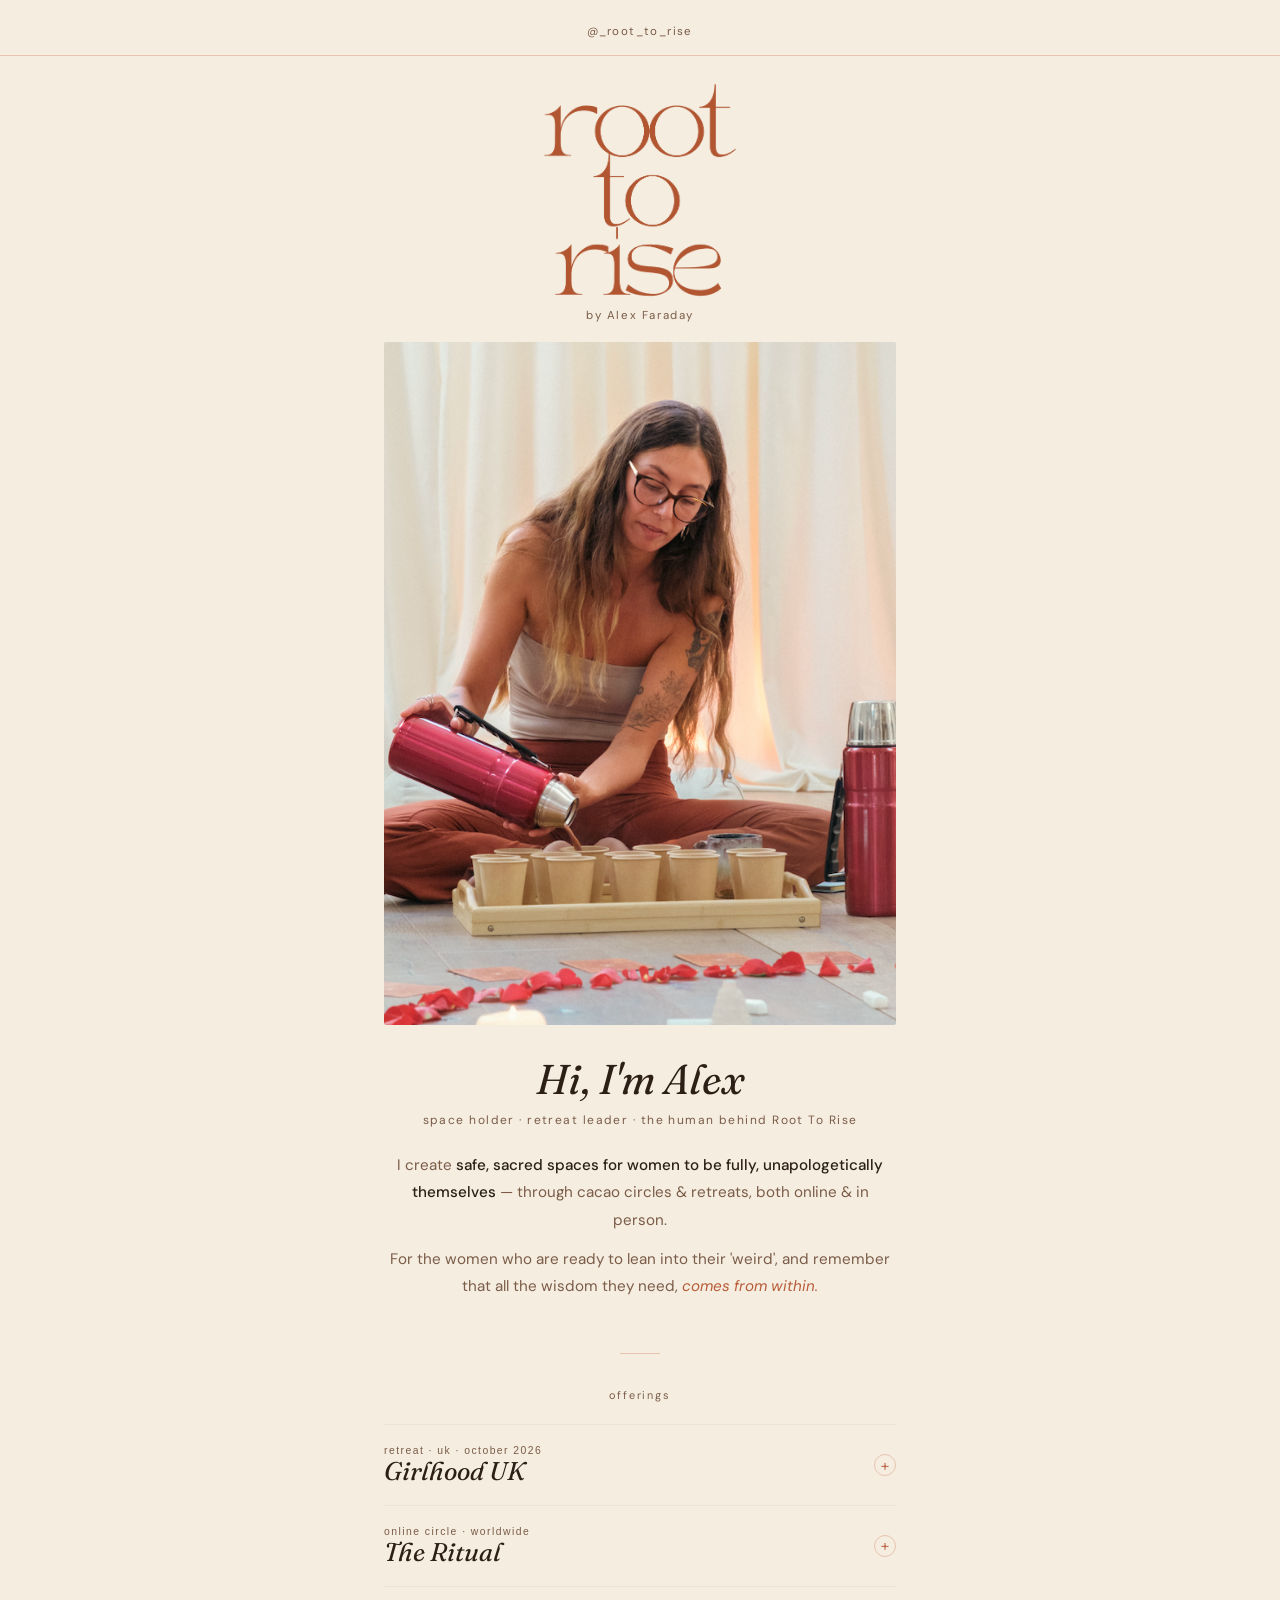
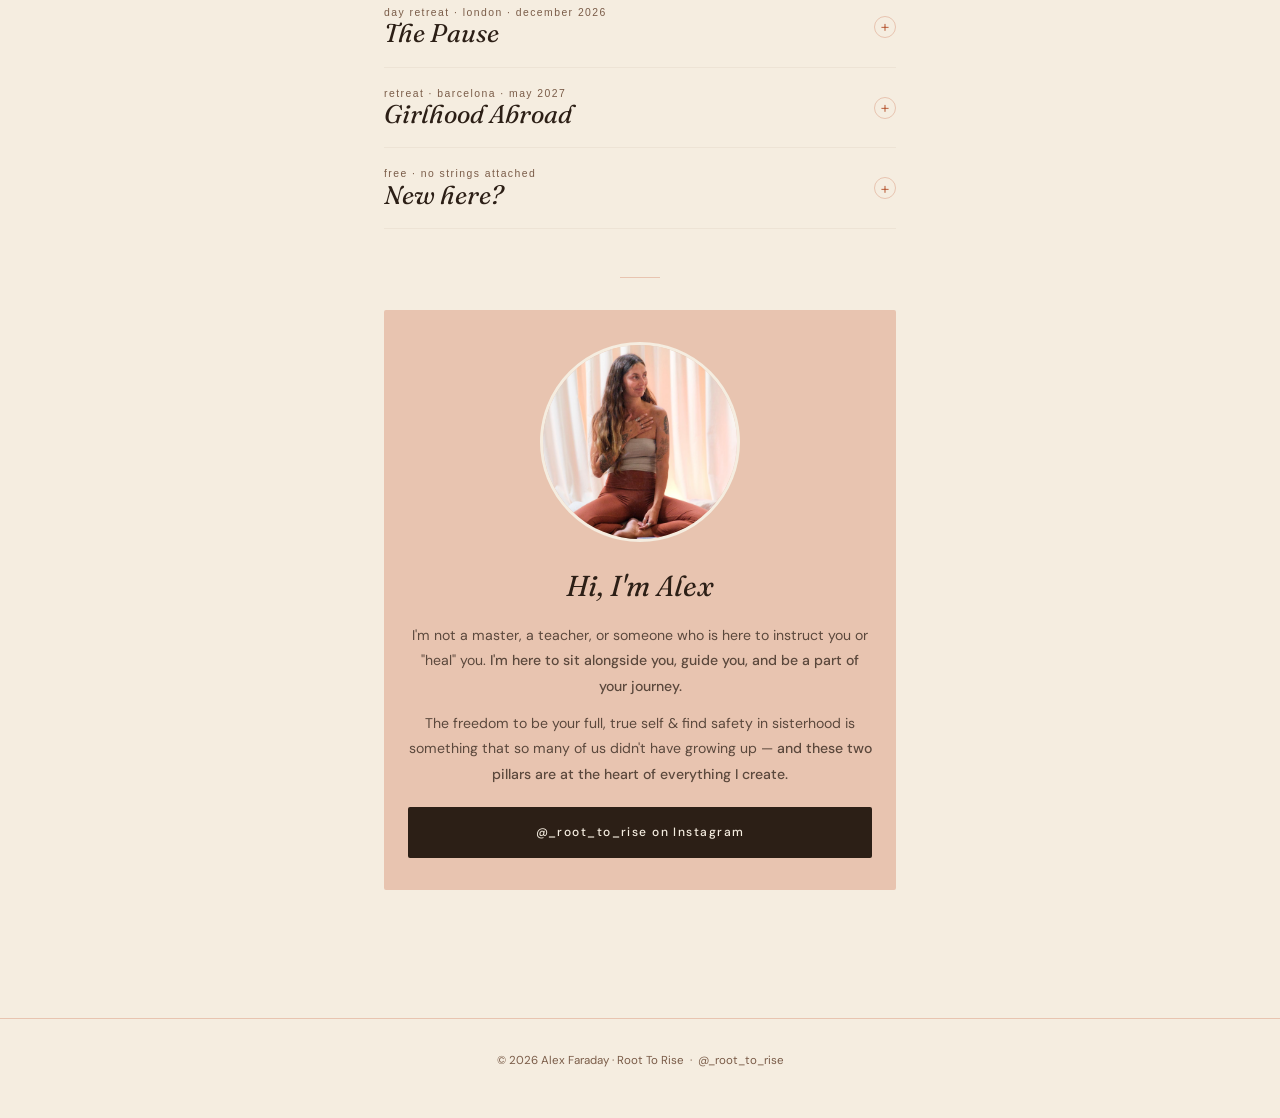
<file: alexfaraday-mockup.html>
<!DOCTYPE html>
<html lang="en">
<head>
  <meta charset="UTF-8" />
  <meta name="viewport" content="width=device-width, initial-scale=1.0" />
  <title>Alex Faraday | Root To Rise</title>
  <link href="https://fonts.googleapis.com/css2?family=Fraunces:ital,opsz,wght@0,9..144,300;0,9..144,400;0,9..144,500;1,9..144,300;1,9..144,400;1,9..144,500&family=DM+Sans:wght@300;400;500&display=swap" rel="stylesheet" />
  <style>
    :root {
      --sand:       #F5EDE0;
      --sand-deep:  #EDE3D5;
      --parchment:  #FAF6F0;
      --espresso:   #2C1F16;
      --brown-mid:  #7A5C48;
      --terra:      #B85C38;
      --olive:      #6B7A4A;
      --blush:      #E8C4B0;
      --ff-display: 'Fraunces', serif;
      --ff-body:    'DM Sans', sans-serif;
      --max:        560px;
    }

    * { box-sizing: border-box; margin: 0; padding: 0; }
    html { scroll-behavior: smooth; }

    body {
      font-family: var(--ff-body);
      background: var(--sand);
      color: var(--espresso);
      font-size: 15px;
      line-height: 1.7;
      min-height: 100vh;
    }

    /* ── NAV ── */
    nav {
      text-align: center;
      padding: 1.1rem 1rem 0.75rem;
      border-bottom: 1px solid var(--blush);
    }
    nav a {
      font-size: 0.72rem;
      letter-spacing: 0.12em;
      color: var(--brown-mid);
      text-decoration: none;
      transition: color 0.2s;
    }
    nav a:hover { color: var(--terra); }

    /* ── PAGE WRAPPER ── */
    .page {
      max-width: var(--max);
      margin: 0 auto;
      padding: 0 1.5rem 5rem;
    }

    /* ── HEADER ── */
    .site-header {
      text-align: center;
      padding: 1.5rem 0 0.1rem;
    }

    .site-header img {
      width: 100%;
      max-width: 200px;
      margin: 0 auto;
      display: block;
      mix-blend-mode: multiply;
    }

    .byline {
      font-family: var(--ff-body);
      font-size: 0.72rem;
      letter-spacing: 0.14em;
      color: var(--brown-mid);
      text-align: center;
      margin-top: 0.3rem;
      margin-bottom: 1rem;
    }

    /* ── HERO IMAGE ── */
    .hero-img {
      width: 100%;
      aspect-ratio: 3/4;
      object-fit: cover;
      object-position: center center;
      display: block;
      border-radius: 2px;
    }

    /* ── INTRO ── */
    .intro {
      text-align: center;
      padding: 2rem 0 0.5rem;
    }

    .intro h1 {
      font-family: var(--ff-display);
      font-style: italic;
      font-size: 2.6rem;
      font-weight: 400;
      color: var(--espresso);
      line-height: 1.1;
      margin-bottom: 0.5rem;
    }

    .intro .role {
      font-size: 0.75rem;
      letter-spacing: 0.12em;
      color: var(--brown-mid);
      margin-bottom: 1.25rem;
    }

    .intro p {
      font-size: 0.95rem;
      color: var(--brown-mid);
      line-height: 1.8;
      margin-bottom: 0.75rem;
    }

    .intro p strong { color: var(--espresso); font-weight: 500; }
    .intro p em { font-style: italic; color: var(--terra); }

    /* ── DIVIDER ── */
    .divider {
      width: 40px;
      height: 1px;
      background: var(--blush);
      margin: 2rem auto;
    }

    /* ── ACCORDION ── */
    .accordion-label {
      font-size: 0.68rem;
      letter-spacing: 0.18em;
      color: var(--brown-mid);
      text-align: center;
      margin-bottom: 1.25rem;
      display: block;
    }

    .accordion {
      border-top: 1px solid var(--sand-deep);
    }

    .accordion-item {
      border-bottom: 1px solid var(--sand-deep);
    }

    .accordion-trigger {
      width: 100%;
      background: none;
      border: none;
      padding: 1.25rem 0;
      display: flex;
      align-items: center;
      justify-content: space-between;
      cursor: pointer;
      text-align: left;
      gap: 1rem;
    }

    .accordion-trigger:hover .trigger-name { color: var(--terra); }

    .trigger-left {
      display: flex;
      flex-direction: column;
      gap: 0.2rem;
    }

    .trigger-type {
      font-size: 0.65rem;
      letter-spacing: 0.14em;
      color: var(--brown-mid);
    }

    .trigger-name {
      font-family: var(--ff-display);
      font-style: italic;
      font-size: 1.6rem;
      font-weight: 400;
      color: var(--espresso);
      line-height: 1;
      transition: color 0.2s;
    }

    .trigger-icon {
      flex-shrink: 0;
      width: 22px;
      height: 22px;
      border-radius: 50%;
      border: 1px solid var(--blush);
      display: flex;
      align-items: center;
      justify-content: center;
      color: var(--terra);
      font-size: 1rem;
      font-weight: 300;
      transition: all 0.25s;
      font-family: var(--ff-body);
    }

    .accordion-item.open .trigger-icon {
      background: var(--terra);
      border-color: var(--terra);
      color: white;
      transform: rotate(45deg);
    }

    .accordion-item.open .trigger-name {
      color: var(--terra);
    }

    /* ── ACCORDION PANEL ── */
    .accordion-panel {
      max-height: 0;
      overflow: hidden;
      transition: max-height 0.4s ease;
    }

    .accordion-item.open .accordion-panel {
      max-height: 3000px;
    }

    .panel-inner {
      padding-bottom: 2rem;
    }

    .panel-inner img {
      width: 100%;
      border-radius: 2px;
      margin-bottom: 1.25rem;
      display: block;
    }

    .panel-inner img.zoomed {
      aspect-ratio: 4/3;
      object-fit: cover;
      object-position: 62% center;
      transform: scale(1.1);
      transform-origin: center;
    }

    .panel-inner img.square {
      aspect-ratio: 1/1;
      object-fit: cover;
      object-position: top;
    }

    .panel-date {
      display: inline-block;
      font-size: 0.68rem;
      letter-spacing: 0.12em;
      background: var(--blush);
      color: var(--espresso);
      padding: 0.25rem 0.75rem;
      border-radius: 50px;
      margin-bottom: 0.9rem;
    }

    .panel-date.olive {
      background: var(--olive);
      color: white;
    }

    .panel-date.terra {
      background: var(--terra);
      color: white;
    }

    .panel-inner h2 {
      font-family: var(--ff-display);
      font-style: italic;
      font-size: 2rem;
      font-weight: 400;
      color: var(--espresso);
      line-height: 1.1;
      margin-bottom: 0.4rem;
    }

    .panel-tagline {
      font-style: italic;
      font-size: 0.92rem;
      color: var(--brown-mid);
      margin-bottom: 1rem;
      line-height: 1.65;
    }

    .panel-inner p {
      font-size: 0.92rem;
      color: var(--brown-mid);
      line-height: 1.8;
      margin-bottom: 0.85rem;
    }

    .panel-inner p strong { color: var(--espresso); font-weight: 500; }
    .panel-inner p em { font-style: italic; }

    .emoji-list {
      list-style: none;
      margin: 0.5rem 0 1.25rem;
    }

    .emoji-list li {
      font-size: 0.9rem;
      color: var(--brown-mid);
      padding: 0.3rem 0;
      border-bottom: 1px solid var(--sand-deep);
    }

    .emoji-list li:last-child { border-bottom: none; }

    .btn {
      display: block;
      width: 100%;
      padding: 0.95rem 1.5rem;
      background: var(--espresso);
      color: var(--sand);
      font-family: var(--ff-body);
      font-size: 0.75rem;
      font-weight: 500;
      letter-spacing: 0.12em;
      text-decoration: none;
      text-align: center;
      border-radius: 2px;
      transition: background 0.2s;
      margin-top: 1.25rem;
    }

    .btn:hover { background: var(--terra); }

    .btn-terra {
      background: var(--terra);
    }

    .btn-terra:hover { background: #a04e2e; }

    .btn-olive {
      background: var(--olive);
    }

    .btn-olive:hover { background: #556038; }

    /* ── COLLAB TAG ── */
    .collab-tag {
      display: inline-flex;
      align-items: center;
      gap: 0.4rem;
      font-size: 0.68rem;
      letter-spacing: 0.1em;
      color: var(--terra);
      border: 1px solid var(--blush);
      padding: 0.25rem 0.75rem;
      border-radius: 50px;
      margin-bottom: 0.9rem;
    }

    /* ── ABOUT ── */
    .about-section {
      background: var(--blush);
      border-radius: 2px;
      padding: 2rem 1.5rem;
      text-align: center;
      margin-top: 0;
    }

    .about-section img {
      width: 200px;
      height: 200px;
      border-radius: 50%;
      object-fit: cover;
      object-position: center center;
      transform: scale(1.0);
      display: block;
      margin: 0 auto 1.25rem;
      border: 3px solid var(--sand);
    }

    .about-section h2 {
      font-family: var(--ff-display);
      font-style: italic;
      font-size: 1.8rem;
      font-weight: 400;
      color: var(--espresso);
      margin-bottom: 0.75rem;
    }

    .about-section p {
      font-size: 0.88rem;
      color: var(--espresso);
      line-height: 1.8;
      opacity: 0.75;
      margin-bottom: 0.75rem;
    }

    .about-section p strong { opacity: 1; font-weight: 500; }

    /* ── FOOTER ── */
    footer {
      text-align: center;
      padding: 2rem 1rem 3rem;
      border-top: 1px solid var(--blush);
      margin-top: 3rem;
    }

    footer p, footer a {
      font-size: 0.72rem;
      color: var(--brown-mid);
      text-decoration: none;
    }

    footer a:hover { color: var(--terra); }

    /* ── MOBILE ── */
    @media (max-width: 480px) {
      .intro h1 { font-size: 2.2rem; }
      .trigger-name { font-size: 1.4rem; }
    }
  </style>
</head>
<body>

<nav>
  <a href="https://www.instagram.com/_root_to_rise/" target="_blank">@_root_to_rise</a>
</nav>

<div class="page">

  <div class="site-header">
    <img src="logo.png" alt="Root To Rise" />
  </div>
  <p class="byline">by Alex Faraday</p>

  <img class="hero-img" src="hero.jpg" alt="Alex Faraday" />

  <div class="intro">
    <h1>Hi, I'm Alex</h1>
    <p class="role">space holder · retreat leader · the human behind Root To Rise</p>
    <p>I create <strong>safe, sacred spaces for women to be fully, unapologetically themselves</strong> — through cacao circles & retreats, both online & in person.</p>
    <p>For the women who are ready to lean into their 'weird', and remember that all the wisdom they need, <em>comes from within.</em></p>
  </div>

  <div class="divider"></div>

  <span class="accordion-label">offerings</span>

  <div class="accordion" id="accordion">

    <!-- GIRLHOOD UK -->
    <div class="accordion-item" id="item-girlhood">
      <button class="accordion-trigger" onclick="toggle('girlhood')">
        <div class="trigger-left">
          <span class="trigger-type">retreat · uk · october 2026</span>
          <span class="trigger-name">Girlhood UK</span>
        </div>
        <div class="trigger-icon">+</div>
      </button>
      <div class="accordion-panel">
        <div class="panel-inner">
          <img src="girlhood.png" alt="Girlhood UK" class="zoomed" style="margin-bottom: 1.75rem;" />
          <span class="panel-date">30 Oct – 1 Nov · British Countryside</span>
          <h2>Girlhood UK</h2>
          <p class="panel-tagline">The 2-night women's retreat for the quirky girls who never quite fit in.</p>
          <p>A 16th-century cottage in the British countryside. Halloween weekend. A small group of us 'quirky' girls — <strong>connecting, laughing, and being f*cking weird together.</strong></p>
          <ul class="emoji-list">
            <li>🕯️ cacao circles</li>
            <li>🍂 frolicking in nature</li>
            <li>🍳 chaotic kitchen energy</li>
            <li>🫂 actually being <strong>seen & understood</strong></li>
            <li>🕸️ witchy women doing witchy sh*t</li>
          </ul>
          <p><strong>Only 3 spaces left.</strong></p>
          <a href="https://subscribepage.io/jwA8Dn" class="btn">This is what I've been waiting for</a>
        </div>
      </div>
    </div>

    <!-- THE RITUAL -->
    <div class="accordion-item" id="item-ritual">
      <button class="accordion-trigger" onclick="toggle('ritual')">
        <div class="trigger-left">
          <span class="trigger-type">online circle · worldwide</span>
          <span class="trigger-name">The Ritual</span>
        </div>
        <div class="trigger-icon">+</div>
      </button>
      <div class="accordion-panel">
        <div class="panel-inner">
          <img src="ritual.jpeg" alt="The Ritual" class="square" />
          <span class="panel-date olive">26 Jul · 27 Sept · 29 Nov</span>
          <h2>The Ritual</h2>
          <p class="panel-tagline">an online cacao ceremony — to find stillness, reconnect inwards, and sit in sacred sisterhood.</p>
          <p>Once every couple of months, women from across the world gather for a <strong>slow Sunday morning together.</strong> Mama Cacao, likeminded women, and you — exactly as you are.</p>
          <a href="https://subscribepage.io/rnlpnt" class="btn btn-olive">Join The Ritual</a>
        </div>
      </div>
    </div>

    <!-- THE PAUSE (COLLAB) -->
    <div class="accordion-item" id="item-pause">
      <button class="accordion-trigger" onclick="toggle('pause')">
        <div class="trigger-left">
          <span class="trigger-type">day retreat · london · december 2026</span>
          <span class="trigger-name">The Pause</span>
        </div>
        <div class="trigger-icon">+</div>
      </button>
      <div class="accordion-panel">
        <div class="panel-inner">
          <img src="pause.jpg" alt="The Pause" style="margin-bottom: 1.75rem;" />
          <span class="collab-tag">✦ in collaboration with Francesca Secolonovo</span>
          <span class="panel-date terra">Sunday 6th December · London</span>
          <h2>The Pause</h2>
          <p class="panel-tagline">A day to step away from the noise and return to yourself.</p>
          <p>Through movement, breath, cacao, authentic connection, Reiki, Yin and sound — a space to step out of the noise, drop into the body and reconnect with something deeper within.</p>
          <p><em>Winter is our time to slow down, listen a little deeper and remember the part of you that can so easily get lost in the doing.</em></p>
          <p>Come exactly as you are. Leave feeling a little lighter.</p>
          <ul class="emoji-list">
            <li>🕙 10am – 5pm</li>
            <li>📍 Luv Yourself Studio, London E16</li>
            <li>🎟 £127</li>
          </ul>
          <a href="https://www.francescasecolonovowellness.com/gather" target="_blank" class="btn btn-terra">I'm in</a>
        </div>
      </div>
    </div>

    <!-- GIRLHOOD ABROAD -->
    <div class="accordion-item" id="item-abroad">
      <button class="accordion-trigger" onclick="toggle('abroad')">
        <div class="trigger-left">
          <span class="trigger-type">retreat · barcelona · may 2027</span>
          <span class="trigger-name">Girlhood Abroad</span>
        </div>
        <div class="trigger-icon">+</div>
      </button>
      <div class="accordion-panel">
        <div class="panel-inner">
          <img src="abroad.webp" alt="Girlhood Abroad" style="margin-bottom: 1.75rem;" />
          <span class="panel-date terra">27–31 May 2027 · Catalan Vineyards</span>
          <h2>Girlhood Abroad</h2>
          <p class="panel-tagline">The 4-night Spanish villa retreat for the 'young, wild & free' women.</p>
          <p>An 18th-century luxury eco-farm villa in the middle of the Catalan vineyards. For the 'wildling-turned-holistic' women who want to <strong>heal, dance & belly laugh together.</strong></p>
          <ul class="emoji-list">
            <li>🌸 cacao circles, yoga & somatic dance</li>
            <li>🧜‍♀️ poolside lounging & laughter</li>
            <li>🍳 chaotic kitchen energy</li>
            <li>🌈 letting your guard down for real</li>
          </ul>
          <p><strong>Only 12 spaces.</strong></p>
          <a href="https://alex-faraday-8nwl1w.subscribepage.io" class="btn btn-terra">I need this</a>
        </div>
      </div>
    </div>

    <!-- FREEBIES -->
    <div class="accordion-item" id="item-free">
      <button class="accordion-trigger" onclick="toggle('free')">
        <div class="trigger-left">
          <span class="trigger-type">free · no strings attached</span>
          <span class="trigger-name">New here?</span>
        </div>
        <div class="trigger-icon">+</div>
      </button>
      <div class="accordion-panel">
        <div class="panel-inner">
          <h2>Start here.</h2>
          <p class="panel-tagline">A taste of my work, before you commit to anything.</p>
          <p>A relaxing <strong>guided meditation</strong> & a <strong>17-page ceremonial cacao guide</strong> — free, forever yours.</p>
          <a href="https://alex-faraday-lsb0dz.subscribepage.io" class="btn btn-olive">Get the free stuff</a>
        </div>
      </div>
    </div>

  </div><!-- /accordion -->

  <div class="divider" style="margin-top: 3rem;"></div>

  <!-- ABOUT -->
  <div class="about-section">
    <img src="hero_cropped.jpg" alt="Alex Faraday" />
    <h2>Hi, I'm Alex</h2>
    <p>I'm not a master, a teacher, or someone who is here to instruct you or "heal" you. <strong>I'm here to sit alongside you, guide you, and be a part of your journey.</strong></p>
    <p>The freedom to be your full, true self & find safety in sisterhood is something that so many of us didn't have growing up — <strong>and these two pillars are at the heart of everything I create.</strong></p>
    <a href="https://www.instagram.com/_root_to_rise/" target="_blank" class="btn" style="background: var(--espresso); margin-top: 1.25rem;">@_root_to_rise on Instagram</a>
  </div>

</div><!-- /page -->

<footer>
  <p>© 2026 Alex Faraday · Root To Rise &nbsp;·&nbsp; <a href="https://www.instagram.com/_root_to_rise/" target="_blank">@_root_to_rise</a></p>
</footer>

<script>
  function toggle(id) {
    const item = document.getElementById('item-' + id);
    const isOpen = item.classList.contains('open');

    // Close all
    document.querySelectorAll('.accordion-item').forEach(el => el.classList.remove('open'));

    // Open clicked if it was closed
    if (!isOpen) {
      item.classList.add('open');
      setTimeout(() => {
        item.scrollIntoView({ behavior: 'smooth', block: 'start' });
      }, 50);
    }
  }
</script>

</body>
</html>
</file>
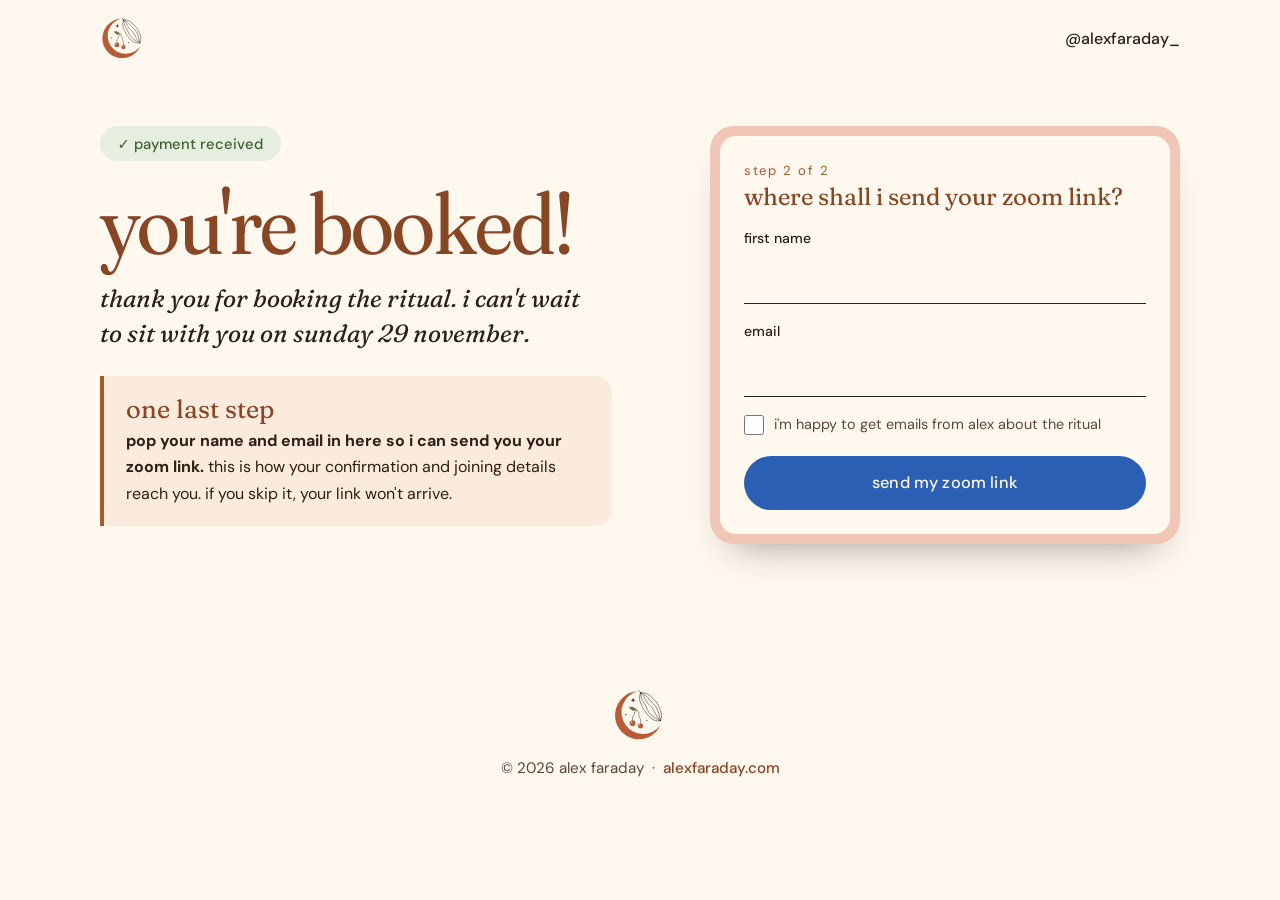
<file: booked.html>
<!DOCTYPE html>
<html lang="en">
<head>
  <meta charset="UTF-8" />
  <meta name="viewport" content="width=device-width, initial-scale=1.0, viewport-fit=cover" />
  <title>you're booked · the ritual · alex faraday</title>
  <meta name="description" content="one last step to get your zoom link for the ritual." />
  <meta name="robots" content="noindex" />
  <link rel="icon" href="favicon.ico?v=3" sizes="any" />
  <link rel="icon" href="favicon.svg?v=3" type="image/svg+xml" />
  <link rel="icon" href="favicon-512.png?v=3" type="image/png" sizes="512x512" />
  <link rel="apple-touch-icon" href="apple-touch-icon.png?v=3" />
  <link rel="preconnect" href="https://fonts.googleapis.com" />
  <link rel="preconnect" href="https://fonts.gstatic.com" crossorigin />
  <link href="https://fonts.googleapis.com/css2?family=DM+Sans:opsz,wght@9..40,400;9..40,500&family=Fraunces:ital,opsz,wght,SOFT,WONK@0,9..144,300..600,0..100,0..1;1,9..144,300..600,0..100,0..1&display=swap" rel="stylesheet" />
  <link rel="stylesheet" href="pages.css?v=4" />
  <style>
    .booked { display: grid; gap: 2.5rem; padding-block: 1.5rem 4.5rem; align-items: start; }
    @media (min-width: 900px) { .booked { grid-template-columns: minmax(0, 1fr) minmax(0, 470px); gap: 4.5rem; padding-block: 3rem 6rem; } }
    .paid { display: inline-flex; align-items: center; gap: 0.5rem; font-size: 0.92rem; font-weight: 500; padding: 0.35rem 1.1rem; border-radius: 999px; background: #E6EFDF; color: #3F5F33; margin-bottom: 1.2rem; }
    .last-step { margin-top: 1.6rem; background: #FBEBDD; border-left: 4px solid var(--band); border-radius: 0 16px 16px 0; padding: 1.2rem 1.4rem; max-width: 32rem; }
    .last-step h2 { font-size: 1.6rem; margin-bottom: 0.4rem; color: var(--main); font-style: normal; }
    .last-step p { color: var(--ink); }
    .signup h3 .step { display: block; font-family: var(--ff-body); font-size: 0.82rem; letter-spacing: 0.12em; color: var(--band); margin-bottom: 0.3rem; }
  </style>
</head>
<body class="p-ritual">

<svg width="0" height="0" style="position:absolute" aria-hidden="true">
  <defs>
    <symbol id="star" viewBox="0 0 24 24"><path d="M12 0 Q12 12 24 12 Q12 12 12 24 Q12 12 0 12 Q12 12 12 0 Z"/></symbol>
  </defs>
</svg>

<div class="wrap">
  <header class="topbar">
    <a href="index.html" aria-label="alex faraday home"><img src="alex-faraday-symbol.svg" alt="" /></a>
    <a href="https://www.instagram.com/alexfaraday_/" target="_blank" rel="noopener">@alexfaraday_</a>
  </header>

  <main class="booked">
    <div>
      <span class="paid">✓ payment received</span>
      <h1>you're booked!</h1>
      <p class="lead">thank you for booking the ritual. i can't wait to sit with you on sunday 29 november.</p>
      <div class="last-step">
        <h2>one last step</h2>
        <p><strong>pop your name and email in here so i can send you your zoom link.</strong> this is how your confirmation and joining details reach you. if you skip it, your link won't arrive.</p>
      </div>
    </div>

    <div class="signup" style="justify-self: center; width: 100%">
      <div class="signup-inner">
        <form data-ml="booked">
          <h3><span class="step">STEP 2 OF 2</span>where shall i send your zoom link?</h3>
          <div class="field"><label for="b-name">first name</label><input id="b-name" name="fields[name]" autocomplete="given-name" required /></div>
          <div class="field"><label for="b-email">email</label><input id="b-email" type="email" name="fields[email]" autocomplete="email" required /></div>
          <label class="consent"><input type="checkbox" required /> i'm happy to get emails from alex about the ritual</label>
          <button class="btn btn--full" type="submit">send my zoom link</button>
          <p class="form-error" role="alert">that didn't go through. check your email address and try again.</p>
        </form>
        <div class="form-done" aria-live="polite">
          <h3>you're all set, <span data-name-out>lovely</span></h3>
          <p>your confirmation is on its way now. your zoom link will land in your inbox the evening before we gather. see you there x</p>
        </div>
      </div>
    </div>
  </main>
</div>

<footer>
  <img src="alex-faraday-symbol.svg" alt="" />
  <p>© 2026 alex faraday &nbsp;·&nbsp; <a href="index.html">alexfaraday.com</a></p>
</footer>

<script src="ml.js"></script>
</body>
</html>
</file>
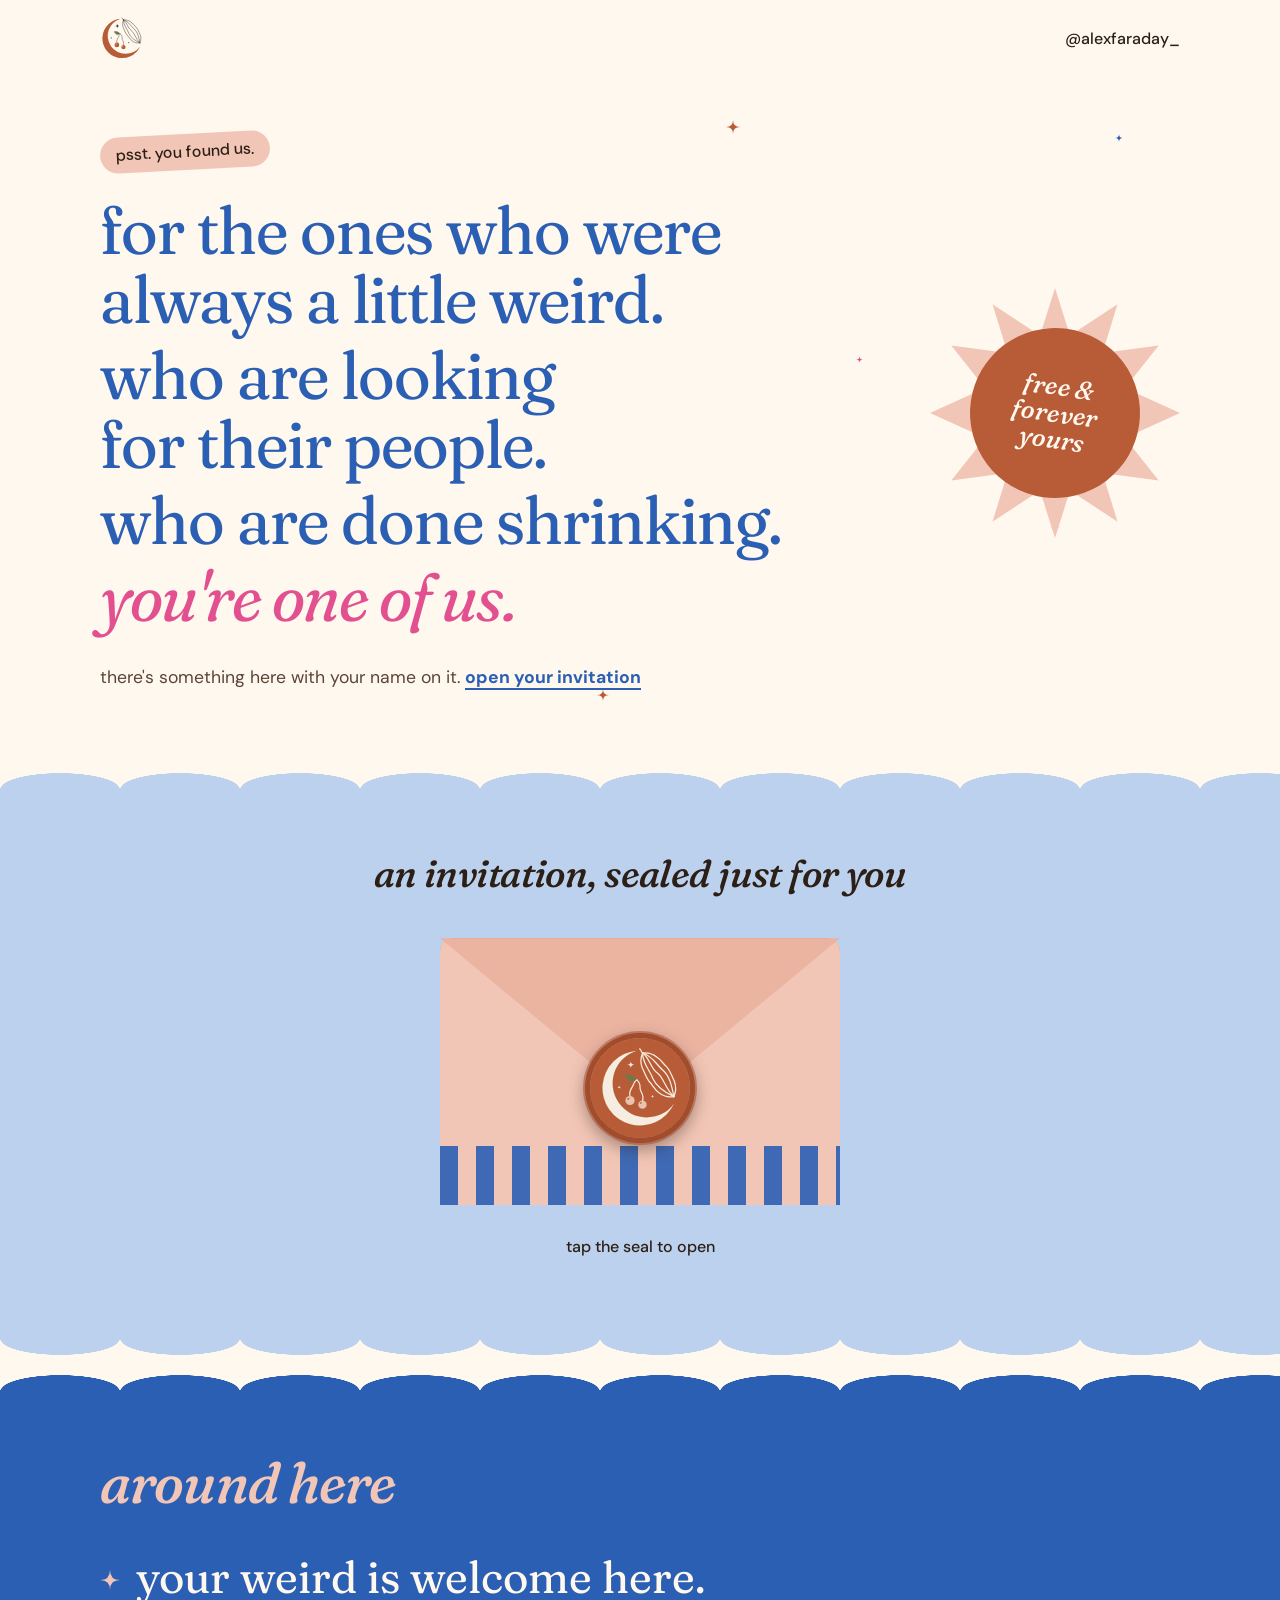
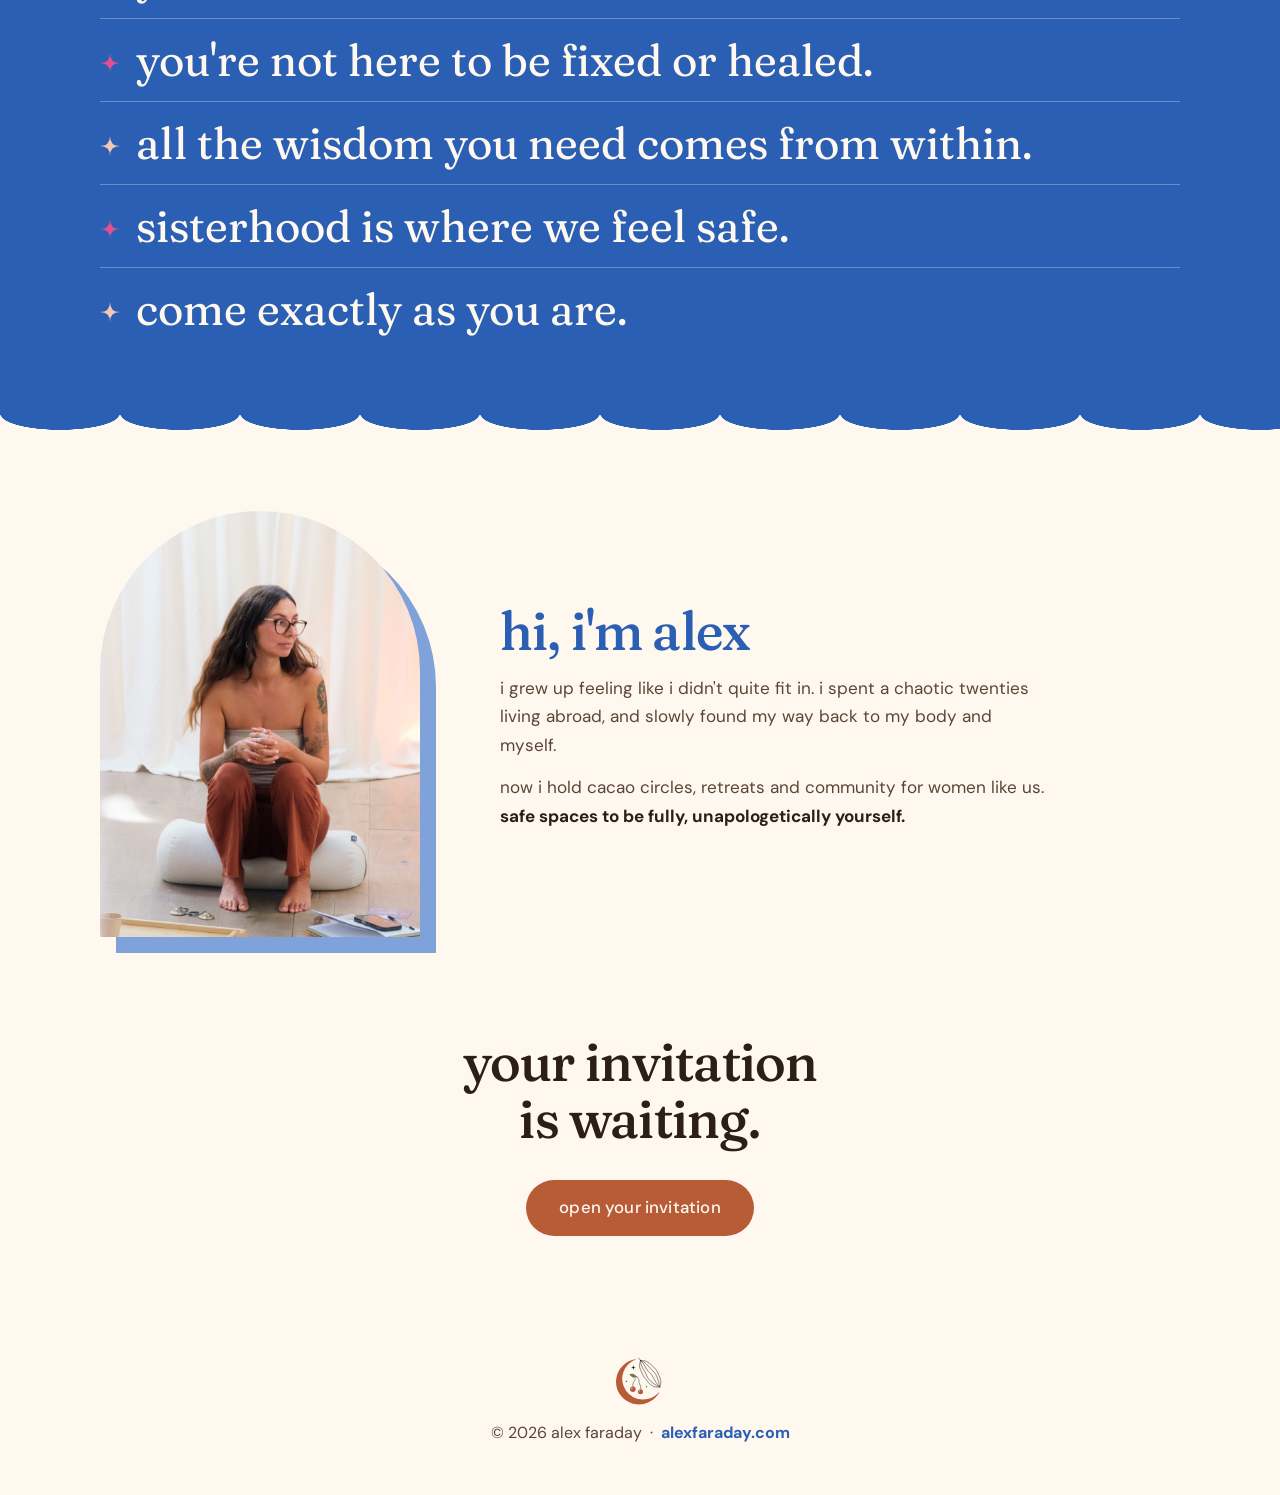
<file: free.html>
<!DOCTYPE html>
<html lang="en">
<head>
  <meta charset="UTF-8" />
  <meta name="viewport" content="width=device-width, initial-scale=1.0, viewport-fit=cover" />
  <title>your invitation · alex faraday</title>
  <meta name="description" content="a guided meditation and a ceremonial cacao guide, free and forever yours. an invitation into alex faraday's world." />
  <link rel="icon" href="favicon.ico?v=3" sizes="any" />
  <link rel="icon" href="favicon.svg?v=3" type="image/svg+xml" />
  <link rel="icon" href="favicon-512.png?v=3" type="image/png" sizes="512x512" />
  <link rel="apple-touch-icon" href="apple-touch-icon.png?v=3" />
  <link rel="preconnect" href="https://fonts.googleapis.com" />
  <link rel="preconnect" href="https://fonts.gstatic.com" crossorigin />
  <link href="https://fonts.googleapis.com/css2?family=DM+Sans:opsz,wght@9..40,400;9..40,500;9..40,700&family=Fraunces:ital,opsz,wght,SOFT,WONK@0,9..144,300..600,0..100,0..1;1,9..144,300..600,0..100,0..1&display=swap" rel="stylesheet" />
  <style>
    /* boutique ibiza, blue mood: whitewash, island blue + sky, terracotta accents, soft scallops */
    :root {
      --wash:   #FFF8EF;
      --ink:    #2C1F16;
      --cobalt: #2B5FB4;
      --sage:   #BCD1EE;
      --deep:   #B83A72;
      --sun:    #F5C95C;
      --pink:   #E2508F;
      --gingham: rgba(184,92,56,.32);
      --blush:  #F2C6B6;
      --terra:  #B85C38;
      --muted:  #5B4636;
      --ff-display: 'Fraunces', Georgia, serif;
      --ff-body: 'DM Sans', system-ui, sans-serif;
      --ease: cubic-bezier(.2, .8, .2, 1);
      color-scheme: light;
    }

    *, *::before, *::after { box-sizing: border-box; margin: 0; padding: 0; }
    html { scroll-behavior: smooth; -webkit-text-size-adjust: 100%; }
    body { background: var(--wash); color: var(--ink); font: 400 16px/1.65 var(--ff-body); overflow-x: hidden; }
    body, body * { text-transform: lowercase !important; }
    img { display: block; max-width: 100%; }
    a { color: inherit; }
    :focus-visible { outline: 3px solid var(--pink); outline-offset: 4px; border-radius: 8px; }
    .star { fill: currentColor; }

    .wrap {
      max-width: 1120px;
      margin: 0 auto;
      padding-left: max(1.25rem, env(safe-area-inset-left, 0px));
      padding-right: max(1.25rem, env(safe-area-inset-right, 0px));
    }

    .funky {
      font-family: var(--ff-display);
      font-variation-settings: "SOFT" 50, "WONK" 0;
      letter-spacing: -0.015em;
      text-wrap: balance;
    }

    /* ── scalloped edge ── */
    .awning {
      height: 46px;
      background: var(--terra);
      -webkit-mask: linear-gradient(#000 0 0) top / 100% 28px no-repeat, radial-gradient(circle 18px at 50% 0, #000 98%, #0000) 0 28px / 36px 18px repeat-x;
              mask: linear-gradient(#000 0 0) top / 100% 28px no-repeat, radial-gradient(circle 18px at 50% 0, #000 98%, #0000) 0 28px / 36px 18px repeat-x;
    }

    .topbar { display: flex; align-items: center; justify-content: space-between; padding-block: 1rem; }
    .topbar img { width: 46px; height: 46px; }
    .topbar a { text-decoration: none; font-weight: 500; }
    .topbar a:hover { color: var(--cobalt); }

    /* ── buttons: retro stickers ── */
    .btn {
      display: inline-flex; align-items: center; justify-content: center;
      min-height: 56px; padding: 0.9rem 2.1rem;
      background: var(--terra); color: var(--wash);
      border: 0; border-radius: 999px;
      font: 500 1.05rem/1.2 var(--ff-body); letter-spacing: 0.01em;
      text-decoration: none; cursor: pointer;
      transition: transform .2s var(--ease), background .2s;
    }
    .btn:hover { transform: translateY(-2px); background: #A24C2B; }
    .btn:active { transform: translateY(1px); }
    .btn[disabled] { opacity: .7; cursor: wait; }
    .btn--full { width: 100%; }

    /* ── the calling ── */
    .calling { display: grid; gap: 2rem; align-items: center; padding-block: 2.5rem 4rem; }
    @media (min-width: 900px) { .calling { grid-template-columns: minmax(0, 1fr) auto; gap: 3rem; padding-block: 3.5rem 5rem; } }
    .psst {
      display: inline-block;
      background: var(--blush);
      border: 0;
      border-radius: 999px;
      padding: 0.3rem 1rem;
      font-weight: 500;
      transform: rotate(-3deg);
      margin-bottom: 1.6rem;
    }
    .calling h1 {
      font-weight: 400;
      font-size: clamp(2.1rem, 6vw, 4.2rem);
      line-height: 1.02;
      color: var(--cobalt);
      max-width: 17ch;
    }
    .calling h1 span { display: block; opacity: 0; transform: translateY(16px) rotate(-1deg); animation: rise .8s var(--ease) forwards; }
    .calling h1 span + span { margin-top: 0.12em; }
    .calling h1 span:nth-child(1) { animation-delay: .15s; }
    .calling h1 span:nth-child(2) { animation-delay: .95s; }
    .calling h1 span:nth-child(3) { animation-delay: 1.75s; }
    .calling h1 span:nth-child(4) { animation-delay: 2.55s; color: var(--pink); font-style: italic; }
    .calling .after { opacity: 0; animation: rise .8s var(--ease) 3.3s forwards; margin-top: 2rem; font-size: 1.1rem; color: var(--muted); }
    .calling .after a { color: var(--cobalt); font-weight: 700; text-underline-offset: 5px; text-decoration-thickness: 2px; }
    @keyframes rise { to { opacity: 1; transform: none; } }

    /* rotating sun sticker */
    .sun-sticker { position: relative; width: 210px; height: 210px; justify-self: center; }
    .sun-sticker .rays { position: absolute; inset: 0; color: var(--blush); animation: spin 40s linear infinite; }
    .sun-sticker .face {
      position: absolute; inset: 34px;
      border-radius: 50%;
      background: var(--terra);
      border: 0;
      display: grid; place-items: center; text-align: center;
      font: italic 500 1.35rem/1.05 var(--ff-display);
      font-variation-settings: "SOFT" 50, "WONK" 0;
      color: var(--wash);
      transform: rotate(8deg);
    }
    @keyframes spin { to { transform: rotate(360deg); } }

    /* fairy dust */
    .calling { position: relative; }
    .dust { position: absolute; inset: 0; pointer-events: none; }
    .dust svg { position: absolute; color: var(--terra); animation: twinkle 3.6s ease-in-out infinite; }
    .dust svg:nth-child(1) { left: 58%; top: 6%;  width: 14px; height: 14px; }
    .dust svg:nth-child(2) { left: 88%; top: 64%; width: 10px; height: 10px; animation-delay: .8s; color: var(--pink); }
    .dust svg:nth-child(3) { left: 46%; top: 88%; width: 12px; height: 12px; animation-delay: 1.6s; }
    .dust svg:nth-child(4) { left: 94%; top: 8%;  width: 8px;  height: 8px;  animation-delay: 2.3s; color: var(--cobalt); }
    .dust svg:nth-child(5) { left: 70%; top: 40%; width: 7px;  height: 7px;  animation-delay: 1.2s; color: var(--pink); }
    @keyframes twinkle { 0%, 100% { transform: scale(1) rotate(0); opacity: 1; } 50% { transform: scale(.35) rotate(45deg); opacity: .4; } }
    @media (min-width: 900px) { .sun-sticker { width: 250px; height: 250px; } .sun-sticker .face { inset: 40px; font-size: 1.6rem; } }

    /* checkerboard tile strip */
    .checker {
      height: 34px;
      background:
        linear-gradient(90deg, var(--gingham) 50%, transparent 0) 0 0 / 34px 34px,
        linear-gradient(var(--gingham) 50%, transparent 0) 0 0 / 34px 34px,
        var(--wash);
    }

    /* ── the invitation ── */
    .invite::before, .invite::after {
      content: ""; position: absolute; left: 0; right: 0; height: 16px;
      background: radial-gradient(ellipse 50% 100% at 50% 0, var(--sage) 98%, #0000) 0 0 / 120px 16px repeat-x;
    }
    .invite::before { top: -15px; transform: scaleY(-1); }
    .invite::after { bottom: -15px; }
    .invite { position: relative; margin: 16px 0 50px; background: var(--sage); padding-block: 4rem 5rem; text-align: center; scroll-margin-top: 0; }
    .invite-label { font-weight: 500; font-style: italic; font-size: clamp(1.7rem, 5vw, 2.4rem); line-height: 1.1; color: var(--ink); margin-bottom: 2.75rem; }

    .env-wrap { position: relative; width: min(400px, 86vw); margin: 0 auto; }
    .envelope { position: relative; width: 100%; aspect-ratio: 3 / 2; perspective: 1100px; }
    .env-back { position: absolute; inset: 0; background: #D79A82; border-radius: 14px; }
    .env-peek {
      position: absolute; left: 7%; right: 7%; top: 8%; height: 84%;
      background: var(--wash); border-radius: 8px; z-index: 2;
      transition: transform .8s var(--ease) .45s;
    }
    .env-peek::after {
      content: "dear you,";
      position: absolute; left: 12%; top: 14%;
      font: italic 700 1.35rem var(--ff-display);
      font-variation-settings: "SOFT" 50, "WONK" 0;
      color: var(--cobalt);
    }
    .env-pocket {
      position: absolute; inset: 0; z-index: 3;
      background: var(--blush);
      border-radius: 14px;
      clip-path: polygon(0 0, 50% 56%, 100% 0, 100% 100%, 0 100%);
    }
    .env-pocket::after {
      content: ""; position: absolute; inset: auto 0 0 0; height: 22%;
      background: repeating-linear-gradient(90deg, var(--cobalt) 0 18px, var(--blush) 18px 36px);
      opacity: .9;
    }
    .env-flap {
      position: absolute; left: 0; top: 0; width: 100%; height: 62%;
      z-index: 4;
      background: #EBB4A1;
      clip-path: polygon(0 0, 100% 0, 50% 100%);
      transform-origin: top center;
      transition: transform .7s var(--ease), z-index 0s .35s;
    }
    .seal {
      position: absolute; left: 50%; top: 56%; z-index: 5;
      width: 100px; height: 100px; margin: -50px 0 0 -50px;
      border: 0; padding: 0; border-radius: 50%; background: none; cursor: pointer;
      filter: drop-shadow(0 6px 8px rgba(44,31,22,.4));
      transition: transform .35s var(--ease), opacity .3s;
      animation: pulse 2.4s ease-in-out infinite;
    }
    .seal img { width: 100%; height: 100%; border-radius: 50%; box-shadow: 0 0 0 5px #A24C2B, 0 0 0 7px rgba(162,76,43,.5); }
    @keyframes pulse { 0%, 100% { transform: scale(1) rotate(0); } 50% { transform: scale(1.07) rotate(-4deg); } }
    .seal-hint { margin-top: 1.8rem; font-weight: 500; color: var(--ink); }

    .invite.is-open .env-flap { transform: rotateX(180deg); z-index: 1; }
    .invite.is-open .seal { opacity: 0; transform: scale(.4) rotate(40deg); pointer-events: none; animation: none; }
    .invite.is-open .env-peek { transform: translateY(-58%); }
    .invite.is-open .seal-hint { opacity: 0; }
    .invite.is-read .env-wrap, .invite.is-read .seal-hint { display: none; }

    /* the letter, framed in cobalt tiles */
    .letter {
      display: none;
      max-width: 600px;
      margin: 0 auto;
      text-align: left;
      padding: 14px;
      border-radius: 22px;
      border: 0;
      background: var(--blush);
      box-shadow: 0 24px 40px -22px rgba(44,31,22,.6);
      transform: rotate(-1deg);
    }
    .invite.is-read .letter { display: block; animation: unfold .8s var(--ease); }
    @keyframes unfold { from { opacity: 0; transform: translateY(40px) rotate(3deg) scale(.95); } to { opacity: 1; transform: rotate(-1deg); } }
    .letter-inner { background: var(--wash); border-radius: 12px; padding: 2.2rem 1.5rem 2rem; }
    @media (min-width: 600px) { .letter-inner { padding: 2.8rem 2.8rem 2.4rem; } }
    .letter .dear { font-weight: 500; font-style: italic; font-size: 2.1rem; line-height: 1; color: var(--cobalt); margin-bottom: 1.2rem; }
    .letter p { color: var(--muted); margin-bottom: 1rem; font-size: 1.05rem; }
    .letter p strong { color: var(--ink); font-weight: 700; }
    .gift-line { display: flex; gap: 0.9rem; align-items: flex-start; margin-bottom: 1rem; }
    .gift-line .dot { width: 34px; height: 34px; flex-shrink: 0; border-radius: 50%; display: grid; place-items: center; }
    .gift-line .dot svg { width: 14px; height: 14px; color: var(--ink); }
    .gift-line:nth-of-type(1) .dot { background: var(--pink); }
    .gift-line:nth-of-type(2) .dot { background: var(--blush); }
    .gift-line div { color: var(--muted); }
    .gift-line b { display: block; font: 500 1.35rem/1.15 var(--ff-display); font-variation-settings: "SOFT" 50, "WONK" 0; color: var(--ink); }

    /* gift picker: each chip matches its gift's bullet, tap to pick or unpick */
    .gift-pick { display: grid; gap: 0.7rem; margin-bottom: 1.6rem; }
    .pick { position: relative; display: flex; align-items: center; justify-content: center; gap: 0.6rem; min-height: 54px; padding: 0.7rem 1.4rem; border-radius: 999px; font-weight: 500; cursor: pointer; transition: opacity .2s, transform .2s var(--ease); }
    .pick input { position: absolute; opacity: 0; pointer-events: none; }
    .pick--pink { background: var(--pink); color: #fff; }
    .pick--soft { background: var(--blush); color: var(--ink); }
    .pick .tick { display: inline-grid; place-items: center; width: 22px; height: 22px; border-radius: 50%; border: 1.5px solid currentColor; font-size: 0.8rem; line-height: 1; }
    .pick:has(input:not(:checked)) { opacity: 0.45; }
    .pick:has(input:not(:checked)) .tick { color: transparent; border-color: currentColor; }
    .pick--pink:has(input:not(:checked)) .tick { border-color: #fff; }
    .pick--soft:has(input:not(:checked)) .tick { border-color: var(--ink); }
    .pick:has(input:focus-visible) { outline: 3px solid var(--terra); outline-offset: 3px; }
    .pick:active { transform: scale(.98); }
    .sign { margin-top: 1.8rem; }
    .line-field { display: block; margin-bottom: 1.3rem; }
    .line-field span { display: block; font-size: 0.88rem; font-weight: 700; }
    .line-field input {
      width: 100%; min-height: 50px;
      border: 0; border-bottom: 2px solid var(--ink); border-radius: 0;
      background: transparent; padding: 0.4rem 0.1rem;
      color: var(--ink); font: 400 1.05rem var(--ff-body);
      text-transform: none !important;
    }
    .line-field input.signature { font: italic 600 1.8rem var(--ff-display); font-variation-settings: "SOFT" 50, "WONK" 0; color: var(--cobalt); }
    .line-field input:focus { outline: none; border-bottom-color: var(--terra); box-shadow: 0 2px 0 var(--terra); }
    .consent { display: flex; gap: 0.6rem; align-items: flex-start; font-size: 0.92rem; color: var(--muted); margin-bottom: 1.5rem; }
    .consent input { width: 20px; height: 20px; margin-top: 2px; accent-color: var(--cobalt); flex-shrink: 0; }
    .from { font: italic 400 1.7rem var(--ff-display); font-variation-settings: "SOFT" 50, "WONK" 0; color: var(--terra); margin-top: 1.4rem; }
    .form-error { display: none; color: #B0332B; font-weight: 500; margin-top: 0.8rem; }
    .letter.is-error .form-error { display: block; }
    .form-done { display: none; text-align: center; padding: 1rem 0; }
    .letter.is-done form, .letter.is-done .pre { display: none; }
    .letter.is-done .form-done { display: block; }
    .stamp { width: 124px; height: 124px; margin: 0 auto 1.5rem; border-radius: 50%; box-shadow: 0 0 0 6px #A24C2B, 0 0 0 9px rgba(162,76,43,.45); animation: stamp .7s cubic-bezier(.3,1.6,.5,1) both; }
    @keyframes stamp { from { transform: scale(2.4) rotate(-30deg); opacity: 0; } to { transform: rotate(-8deg); opacity: 1; } }
    .form-done h2 { font-weight: 500; font-size: 2.4rem; line-height: 1; color: var(--cobalt); margin-bottom: 0.6rem; }
    .form-done p { color: var(--muted); }

    /* ── around here: a forest band ── */
    .sea { position: relative; background: var(--cobalt); color: var(--wash); padding-block: 4rem; }
    .sea::before, .sea::after {
      content: ""; position: absolute; left: 0; right: 0; height: 26px;
      height: 16px;
      background: radial-gradient(ellipse 50% 100% at 50% 0, var(--cobalt) 98%, #0000) 0 0 / 120px 16px repeat-x;
    }
    .sea::before { top: -15px; transform: scaleY(-1); }
    .sea::after { bottom: -15px; }
    .sea h2 { font-weight: 500; font-style: italic; font-size: clamp(2.4rem, 7vw, 3.6rem); line-height: 1; color: var(--blush); margin-bottom: 1.5rem; }
    .beliefs { list-style: none; }
    .beliefs li {
      font: 400 clamp(1.7rem, 5.2vw, 2.8rem)/1.12 var(--ff-display);
      font-variation-settings: "SOFT" 50, "WONK" 0;
      padding-block: 1rem;
      border-bottom: 1px solid rgba(255,248,239,.3);
      display: flex; gap: 1rem; align-items: baseline;
    }
    .beliefs li:last-child { border-bottom: 0; }
    .beliefs svg { width: 20px; height: 20px; flex-shrink: 0; color: var(--blush); transform: translateY(-3px); }
    .beliefs li:nth-child(even) svg { color: var(--pink); }

    /* ── about ── */
    .about { display: grid; gap: 3rem; align-items: center; padding-block: 6rem 3rem; }
    @media (min-width: 860px) { .about { grid-template-columns: auto minmax(0, 1fr); gap: 5rem; } }
    /* photo: an arch with a soft blue shadow */
    .about-photo { position: relative; width: min(280px, 70vw); aspect-ratio: 3 / 4; justify-self: center; isolation: isolate; }
    @media (min-width: 860px) { .about-photo { width: 320px; } }
    .about-photo > img { position: absolute; inset: 0; width: 100%; height: 100%; border-radius: 999px 999px 0 0; object-fit: cover; object-position: center 20%; }
    .about-photo::before { content: ""; position: absolute; z-index: -1; left: 16px; top: 16px; right: -16px; bottom: -16px; border-radius: 999px 999px 0 0; background: #7FA2DA; }
    .about h2 { font-weight: 500; font-size: clamp(2.4rem, 7vw, 3.4rem); line-height: 1; color: var(--cobalt); margin-bottom: 1rem; }
    .about p { color: var(--muted); font-size: 1.07rem; margin-bottom: 0.9rem; max-width: 34rem; }
    .about p strong { color: var(--ink); font-weight: 700; }

    .closer { text-align: center; padding-block: 3rem 5rem; }
    .closer h2 { font-weight: 500; font-size: clamp(2.2rem, 6.5vw, 3.4rem); line-height: 1.05; color: var(--ink); margin: 0 auto 2rem; max-width: 16ch; }

    footer { padding-block: 2.5rem 3rem; text-align: center; color: var(--muted); }
    footer img { width: 52px; margin: 0 auto 0.7rem; }
    footer a { color: var(--cobalt); font-weight: 700; text-decoration: none; }

    .spark { position: fixed; width: 18px; height: 18px; margin: -9px 0 0 -9px; pointer-events: none; z-index: 1000; animation: spark .9s var(--ease) forwards; }
    @keyframes spark { 0% { transform: translate(0,0) scale(.2); opacity: 1; } 70% { opacity: 1; } 100% { transform: translate(var(--dx), var(--dy)) scale(var(--s)) rotate(90deg); opacity: 0; } }

    @media (prefers-reduced-motion: reduce) {
      *, *::before, *::after { animation: none !important; transition: none !important; }
      .calling h1 span, .calling .after { opacity: 1; transform: none; }
      html { scroll-behavior: auto; }
    }
  </style>
</head>
<body>

<svg width="0" height="0" style="position:absolute" aria-hidden="true">
  <defs>
    <symbol id="star" viewBox="0 0 24 24"><path d="M12 0 Q12 12 24 12 Q12 12 12 24 Q12 12 0 12 Q12 12 12 0 Z"/></symbol>
    <symbol id="crescent" viewBox="0 0 240 240"><path d="M165 42.1 A90 90 0 1 0 165 197.9 A81.9 81.9 0 1 1 165 42.1 Z"/></symbol>
  </defs>
</svg>

<div class="wrap">
  <header class="topbar">
    <a href="index.html" aria-label="alex faraday home"><img src="alex-faraday-symbol.svg" alt="" /></a>
    <a href="https://www.instagram.com/alexfaraday_/" target="_blank" rel="noopener">@alexfaraday_</a>
  </header>
</div>

<main>
  <div class="wrap">
    <section class="calling">
      <div class="dust" aria-hidden="true"><svg class="star"><use href="#star"/></svg><svg class="star"><use href="#star"/></svg><svg class="star"><use href="#star"/></svg><svg class="star"><use href="#star"/></svg><svg class="star"><use href="#star"/></svg></div>
      <div>
        <p class="psst">psst. you found us.</p>
        <h1 class="funky">
          <span>for the ones who were always a little weird.</span>
          <span>who are looking for their people.</span>
          <span>who are done shrinking.</span>
          <span>you're one of us.</span>
        </h1>
        <p class="after">there's something here with your name on it. <a href="#invite">open your invitation</a></p>
      </div>
      <div class="sun-sticker" aria-hidden="true">
        <svg class="rays" viewBox="0 0 200 200"><path class="star" d="M100 0 L112 38 L150 13 L138 52 L183 46 L156 80 L200 100 L156 120 L183 154 L138 148 L150 187 L112 162 L100 200 L88 162 L50 187 L62 148 L17 154 L44 120 L0 100 L44 80 L17 46 L62 52 L50 13 L88 38 Z"/></svg>
        <div class="face">free &amp;<br />forever<br />yours</div>
      </div>
    </section>
  </div>

  <section class="invite" id="invite" aria-labelledby="invite-label">
    <div class="wrap">
      <p class="invite-label funky" id="invite-label">an invitation, sealed just for you</p>

      <div class="env-wrap">
        <div class="envelope" aria-hidden="true">
          <div class="env-back"></div>
          <div class="env-peek"></div>
          <div class="env-pocket"></div>
          <div class="env-flap"></div>
        </div>
        <button class="seal" type="button" aria-expanded="false" aria-controls="letter" aria-label="break the seal and open your invitation"><img src="favicon.svg" alt="" /></button>
      </div>
      <p class="seal-hint">tap the seal to open</p>

      <article class="letter" id="letter" data-signup>
        <div class="letter-inner">
          <div class="pre">
            <p class="dear funky">dear you,</p>
            <p>if you're curious about the way i hold space, this is a gentle place to start. <strong>a little taste of what it feels like to sit with me, from wherever you are.</strong></p>
            <p>two gifts, free and forever yours:</p>
            <div class="gift-line"><span class="dot"><svg class="star"><use href="#star"/></svg></span><div><b>the grounding</b>a guided meditation to get you out of your head and back into your body. come back to it whenever you need.</div></div>
            <div class="gift-line"><span class="dot"><svg class="star"><use href="#star"/></svg></span><div><b>the cacao spirit</b>my guide to working with ceremonial cacao and preparing for ceremony.</div></div>
            <p>pick your gifts, pop in your details, and they'll land straight in your inbox.</p>
          </div>

          <form class="sign" data-ml="free">
            <div class="gift-pick" role="group" aria-label="choose your gifts">
              <label class="pick pick--pink"><input type="checkbox" data-form-id="203678669290341581" checked /><span class="tick" aria-hidden="true">✓</span>the grounding</label>
              <label class="pick pick--soft"><input type="checkbox" data-form-id="203678670177437038" checked /><span class="tick" aria-hidden="true">✓</span>the cacao spirit</label>
            </div>
            <label class="line-field"><span>sign your first name</span><input class="signature" name="fields[name]" autocomplete="given-name" required /></label>
            <label class="line-field"><span>your email</span><input type="email" name="fields[email]" autocomplete="email" required /></label>
            <label class="consent"><input type="checkbox" required /> i'm happy to get emails from alex</label>
            <button class="btn btn--full" type="submit">send my gifts</button>
            <p class="form-error" role="alert">that didn't go through. pick at least one gift and check your email address.</p>
            <p class="from">alex x</p>
          </form>
          <div class="form-done" aria-live="polite">
            <div class="stamp"><img src="favicon.svg" alt="" style="width:100%;height:100%" /></div>
            <h2>on its way, <span data-name-out>lovely</span></h2>
            <p>check your inbox and tap the link to confirm. your gifts will land straight after.</p>
          </div>
        </div>
      </article>
    </div>
  </section>

  <section class="sea" aria-labelledby="believe-title" style="margin-top: 16px">
    <div class="wrap">
      <h2 class="funky" id="believe-title">around here</h2>
      <ul class="beliefs">
        <li><svg class="star"><use href="#star"/></svg>your weird is welcome here.</li>
        <li><svg class="star"><use href="#star"/></svg>you're not here to be fixed or healed.</li>
        <li><svg class="star"><use href="#star"/></svg>all the wisdom you need comes from within.</li>
        <li><svg class="star"><use href="#star"/></svg>sisterhood is where we feel safe.</li>
        <li><svg class="star"><use href="#star"/></svg>come exactly as you are.</li>
      </ul>
    </div>
  </section>

  <div class="wrap">
    <section class="about" aria-labelledby="alex-title">
      <div class="about-photo">
        <img src="about-circle.jpg" alt="alex sitting on a cushion, holding space in a cacao circle" />
      </div>
      <div>
        <h2 class="funky" id="alex-title">hi, i'm alex</h2>
        <p>i grew up feeling like i didn't quite fit in. i spent a chaotic twenties living abroad, and slowly found my way back to my body and myself.</p>
        <p>now i hold cacao circles, retreats and community for women like us. <strong>safe spaces to be fully, unapologetically yourself.</strong></p>
      </div>
    </section>

    <section class="closer">
      <h2 class="funky">your invitation is waiting.</h2>
      <a class="btn" href="#invite" data-open-invite>open your invitation</a>
    </section>
  </div>
</main>

<footer>
  <div class="wrap">
    <img src="alex-faraday-symbol.svg" alt="" />
    <p>© 2026 alex faraday &nbsp;·&nbsp; <a href="index.html">alexfaraday.com</a></p>
  </div>
</footer>

<script src="ml.js"></script>
<script>
  (function () {
    var invite = document.getElementById('invite');
    var seal = invite.querySelector('.seal');
    var calm = window.matchMedia('(prefers-reduced-motion: reduce)').matches;
    function open() {
      if (invite.classList.contains('is-open')) return;
      invite.classList.add('is-open');
      seal.setAttribute('aria-expanded', 'true');
      setTimeout(function () {
        invite.classList.add('is-read');
        var first = invite.querySelector('.letter input[name="fields[name]"]');
        if (first) first.focus({ preventScroll: true });
      }, calm ? 0 : 1300);
    }
    seal.addEventListener('click', open);
    document.querySelectorAll('[data-open-invite], .calling .after a').forEach(function (a) {
      a.addEventListener('click', function () { setTimeout(open, calm ? 0 : 600); });
    });
  })();

  if (!window.matchMedia('(prefers-reduced-motion: reduce)').matches) {
    var colours = ['#2B5FB4', '#F2C6B6', '#E2508F', '#B85C38'];
    document.addEventListener('pointerdown', function (e) {
      for (var i = 0; i < 6; i++) {
        var s = document.createElementNS('http://www.w3.org/2000/svg', 'svg');
        s.setAttribute('class', 'spark');
        s.setAttribute('aria-hidden', 'true');
        s.innerHTML = '<use href="#star" fill="currentColor"/>';
        var a = Math.random() * Math.PI * 2, r = 30 + Math.random() * 46;
        s.style.cssText = 'left:' + e.clientX + 'px;top:' + e.clientY + 'px;color:' + colours[i % 4];
        s.style.setProperty('--dx', Math.cos(a) * r + 'px');
        s.style.setProperty('--dy', Math.sin(a) * r + 'px');
        s.style.setProperty('--s', (0.5 + Math.random() * 0.9).toFixed(2));
        document.body.appendChild(s);
        s.addEventListener('animationend', function () { this.remove(); });
      }
    });
  }
</script>
</body>
</html>
</file>
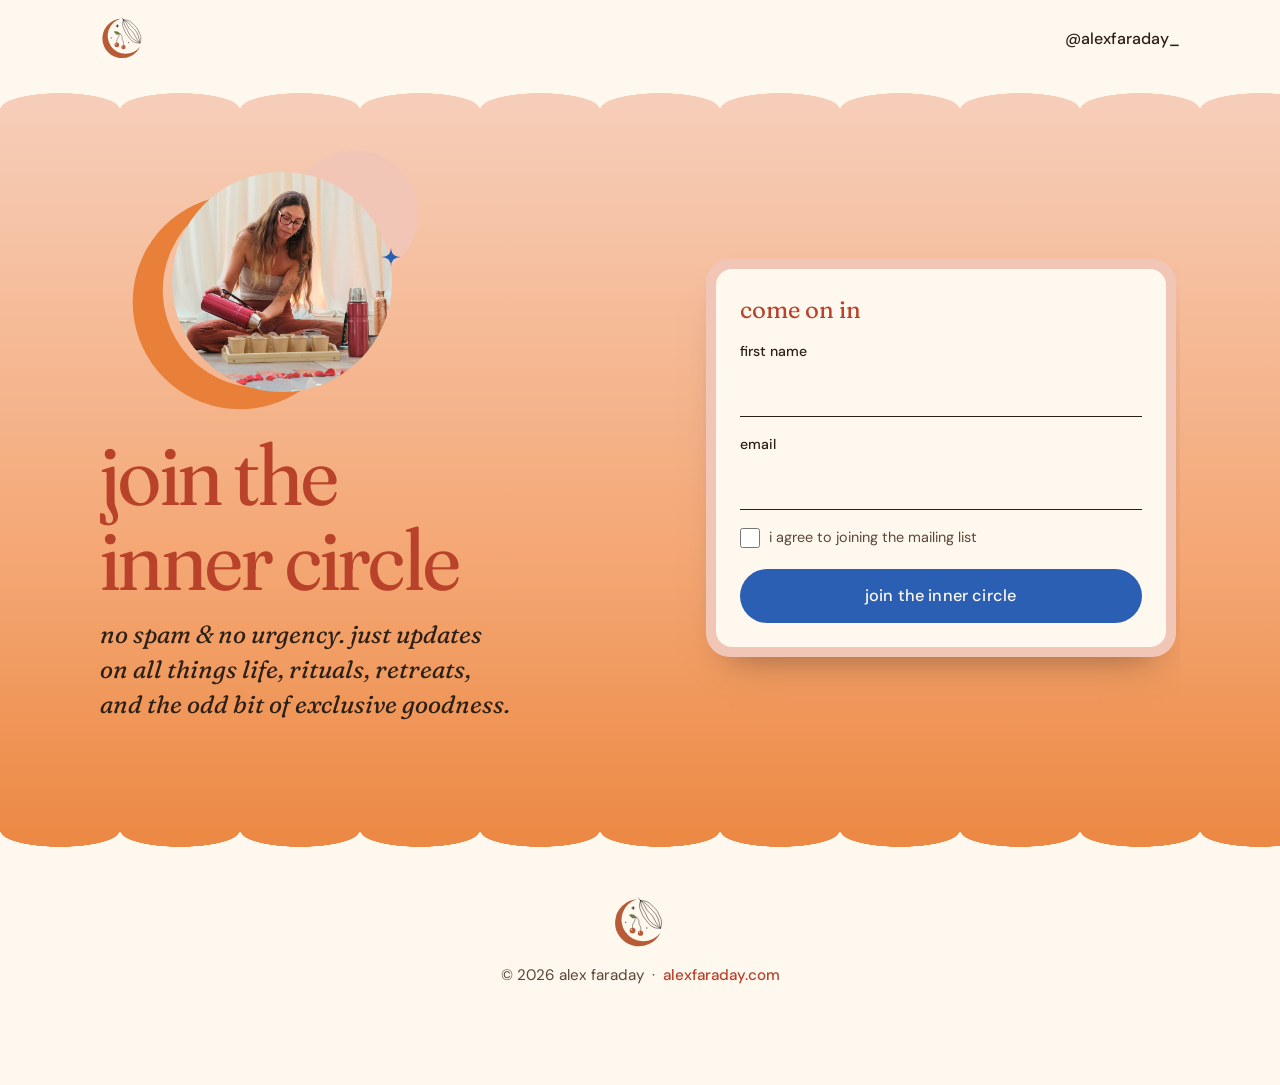
<file: join.html>
<!DOCTYPE html>
<html lang="en">
<head>
  <meta charset="UTF-8" />
  <meta name="viewport" content="width=device-width, initial-scale=1.0, viewport-fit=cover" />
  <title>the inner circle · alex faraday</title>
  <meta name="description" content="join alex faraday's inner circle for updates on all things life, rituals and retreats." />
  <link rel="icon" href="favicon.ico?v=3" sizes="any" />
  <link rel="icon" href="favicon.svg?v=3" type="image/svg+xml" />
  <link rel="icon" href="favicon-512.png?v=3" type="image/png" sizes="512x512" />
  <link rel="apple-touch-icon" href="apple-touch-icon.png?v=3" />
  <link rel="preconnect" href="https://fonts.googleapis.com" />
  <link rel="preconnect" href="https://fonts.gstatic.com" crossorigin />
  <link href="https://fonts.googleapis.com/css2?family=DM+Sans:opsz,wght@9..40,400;9..40,500&family=Fraunces:ital,opsz,wght,SOFT,WONK@0,9..144,300..600,0..100,0..1;1,9..144,300..600,0..100,0..1&display=swap" rel="stylesheet" />
  <link rel="stylesheet" href="pages.css?v=4" />
</head>
<body class="p-join">

<svg width="0" height="0" style="position:absolute" aria-hidden="true">
  <defs>
    <symbol id="star" viewBox="0 0 24 24"><path d="M12 0 Q12 12 24 12 Q12 12 12 24 Q12 12 0 12 Q12 12 12 0 Z"/></symbol>
    <symbol id="crescent" viewBox="0 0 240 240"><path d="M165 42.1 A90 90 0 1 0 165 197.9 A81.9 81.9 0 1 1 165 42.1 Z"/></symbol>
  </defs>
</svg>

<div class="wrap">
  <header class="topbar">
    <a href="index.html" aria-label="alex faraday home"><img src="alex-faraday-symbol.svg" alt="" /></a>
    <a href="https://www.instagram.com/alexfaraday_/" target="_blank" rel="noopener">@alexfaraday_</a>
  </header>
</div>

<div class="band band--sunset">
<div class="wrap">
  <main>
    <section class="hero">
      <div>
        <div class="moon-photo" style="width: min(220px, 56vw); justify-self: start; margin: 0 0 2.5rem 4.5rem">
          <svg class="moon" aria-hidden="true"><use href="#crescent"/></svg>
          <img src="hero-web.jpg" alt="alex pouring cacao for a circle" style="object-position: center 35%" />
          <svg class="twinkle twinkle--a star" aria-hidden="true"><use href="#star"/></svg>
        </div>
        <h1>join the inner circle</h1>
        <p class="lead">no spam &amp; no urgency. just updates on all things life, rituals, retreats, and the odd bit of exclusive goodness.</p>
      </div>
      <div class="signup" style="justify-self: center; width: 100%">
        <div class="signup-inner">
          <form data-ml="join">
            <h3>come on in</h3>
            <div class="field"><label for="j-name">first name</label><input id="j-name" name="fields[name]" autocomplete="given-name" required /></div>
            <div class="field"><label for="j-email">email</label><input id="j-email" type="email" name="fields[email]" autocomplete="email" required /></div>
            <label class="consent"><input type="checkbox" required /> i agree to joining the mailing list</label>
            <button class="btn btn--full" type="submit">join the inner circle</button>
            <p class="form-error" role="alert">that didn't go through. check your email address and try again.</p>
          </form>
          <div class="form-done" aria-live="polite">
            <h3>thank you for being here x</h3>
            <p>check your inbox and tap the link to confirm, then you'll hear from me soon.</p>
          </div>
        </div>
      </div>
    </section>
  </main>
</div>
</div>

<footer>
  <img src="alex-faraday-symbol.svg" alt="" />
  <p>© 2026 alex faraday &nbsp;·&nbsp; <a href="index.html">alexfaraday.com</a></p>
</footer>

<script src="ml.js"></script>
</body>
</html>
</file>
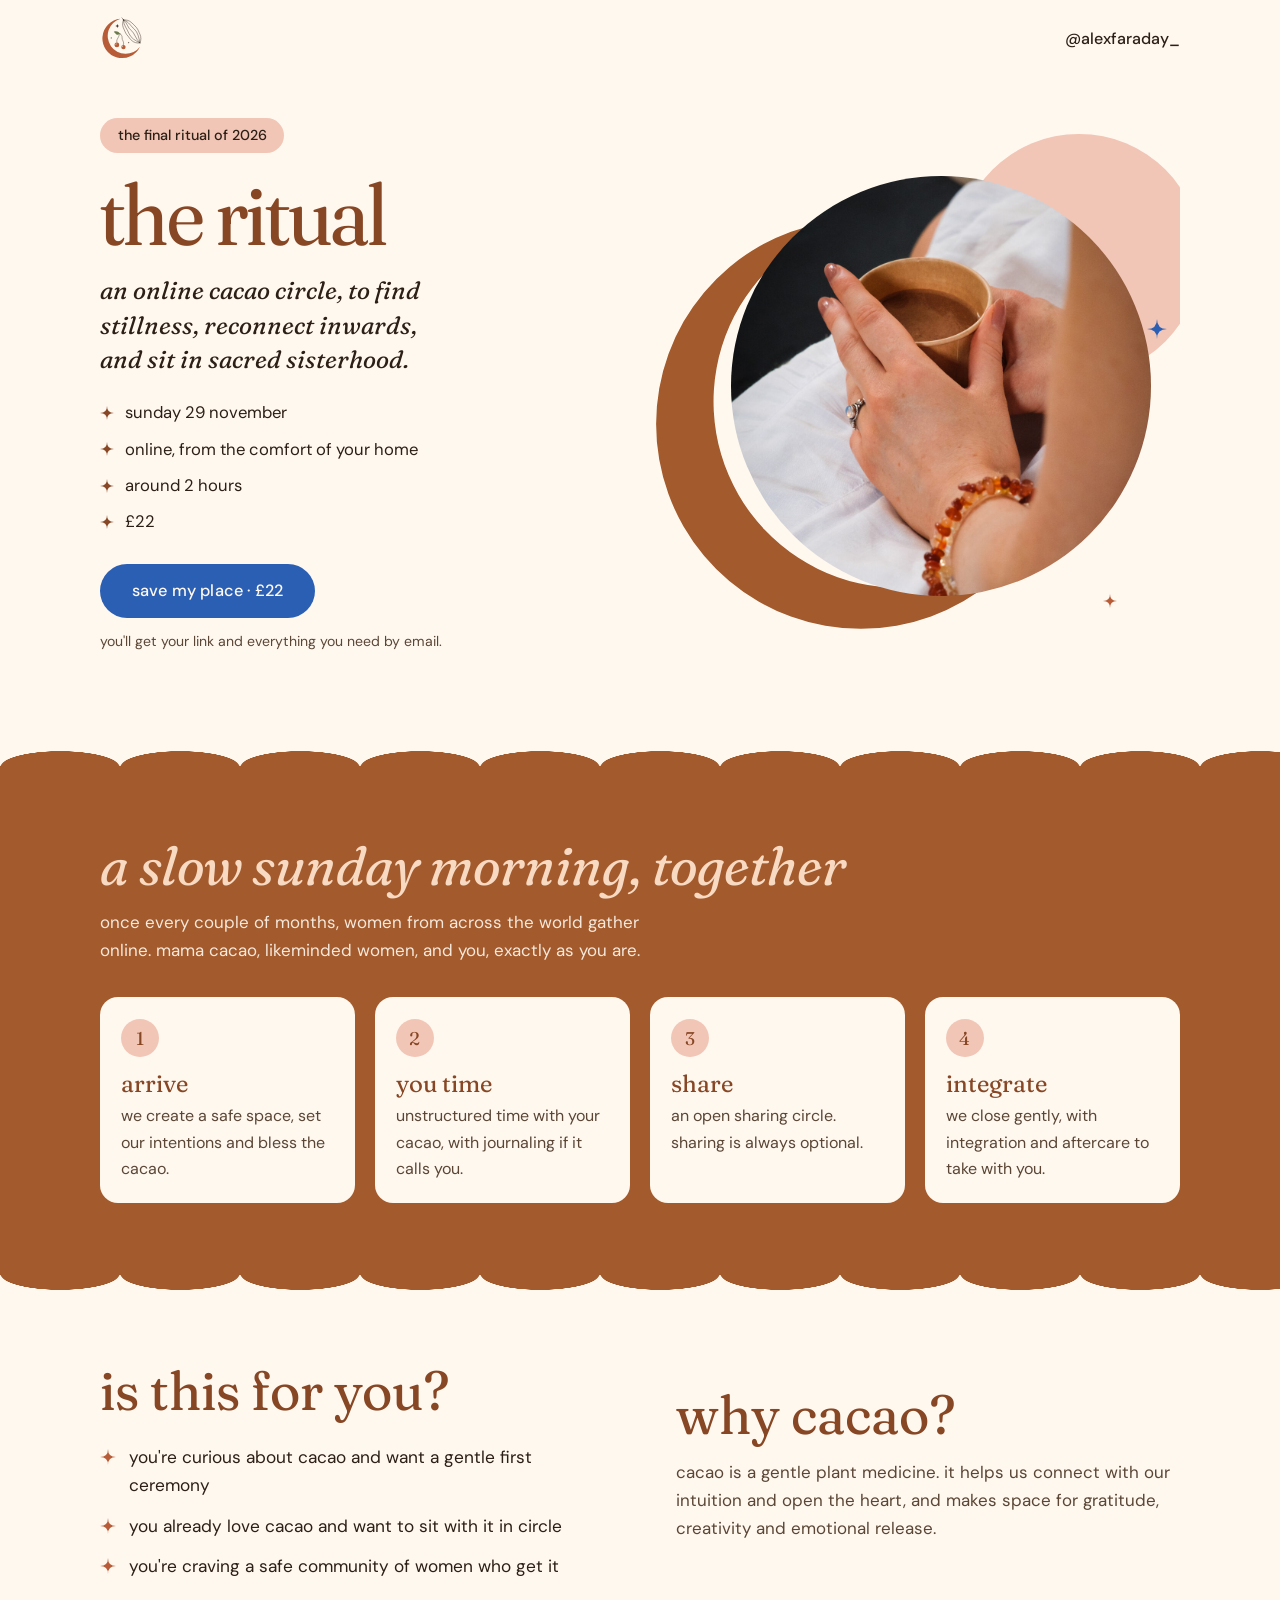
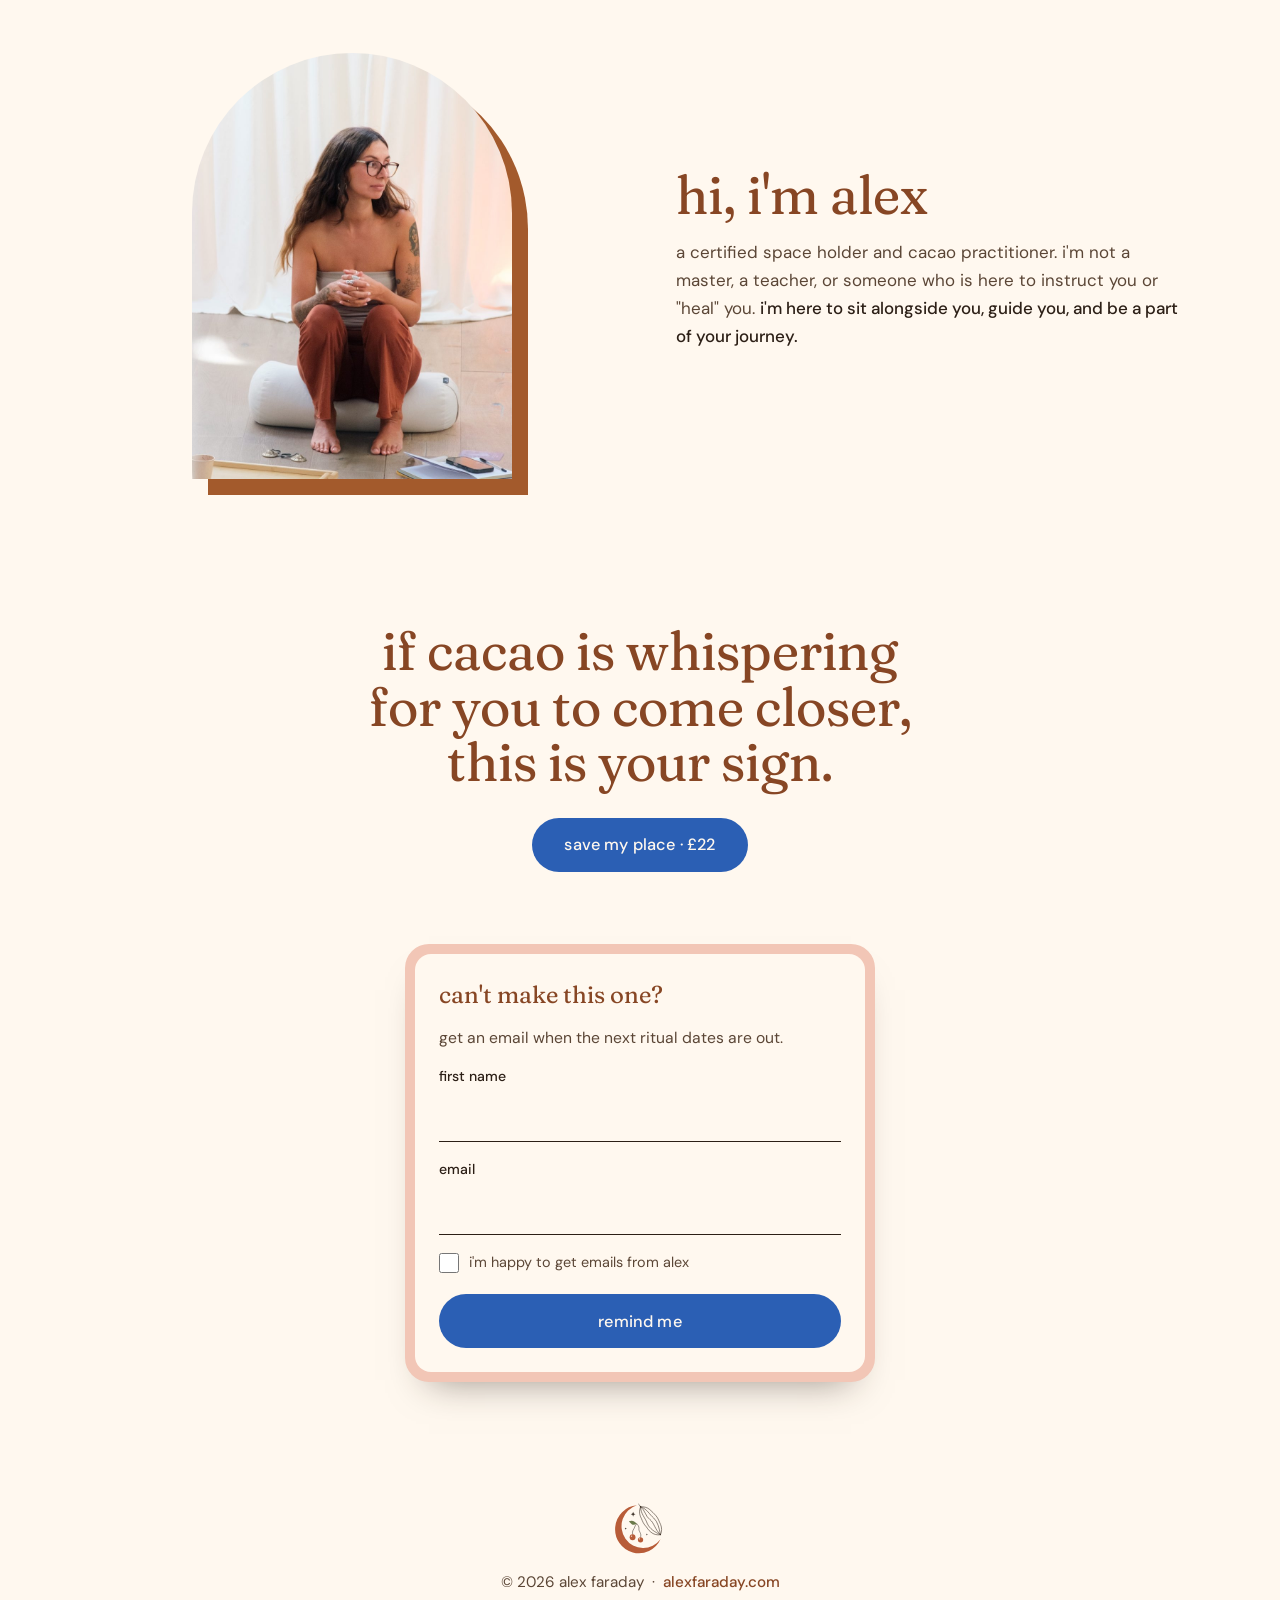
<file: ritual.html>
<!DOCTYPE html>
<html lang="en">
<head>
  <meta charset="UTF-8" />
  <meta name="viewport" content="width=device-width, initial-scale=1.0, viewport-fit=cover" />
  <title>the ritual · alex faraday</title>
  <meta name="description" content="an online cacao circle with alex faraday. find stillness, reconnect inwards and sit in sacred sisterhood, from home." />
  <link rel="icon" href="favicon.ico?v=3" sizes="any" />
  <link rel="icon" href="favicon.svg?v=3" type="image/svg+xml" />
  <link rel="icon" href="favicon-512.png?v=3" type="image/png" sizes="512x512" />
  <link rel="apple-touch-icon" href="apple-touch-icon.png?v=3" />
  <link rel="preconnect" href="https://fonts.googleapis.com" />
  <link rel="preconnect" href="https://fonts.gstatic.com" crossorigin />
  <link href="https://fonts.googleapis.com/css2?family=DM+Sans:opsz,wght@9..40,400;9..40,500&family=Fraunces:ital,opsz,wght,SOFT,WONK@0,9..144,300..600,0..100,0..1;1,9..144,300..600,0..100,0..1&display=swap" rel="stylesheet" />
  <link rel="stylesheet" href="pages.css?v=4" />
</head>
<body class="p-ritual">

<svg width="0" height="0" style="position:absolute" aria-hidden="true">
  <defs>
    <symbol id="star" viewBox="0 0 24 24"><path d="M12 0 Q12 12 24 12 Q12 12 12 24 Q12 12 0 12 Q12 12 12 0 Z"/></symbol>
    <symbol id="crescent" viewBox="0 0 240 240"><path d="M165 42.1 A90 90 0 1 0 165 197.9 A81.9 81.9 0 1 1 165 42.1 Z"/></symbol>
  </defs>
</svg>

<div class="wrap">
  <header class="topbar">
    <a href="index.html" aria-label="alex faraday home"><img src="alex-faraday-symbol.svg" alt="" /></a>
    <a href="https://www.instagram.com/alexfaraday_/" target="_blank" rel="noopener">@alexfaraday_</a>
  </header>

  <main>
    <section class="hero">
      <div>
        <span class="tag">the final ritual of 2026</span>
        <h1>the ritual</h1>
        <p class="lead">an online cacao circle, to find stillness, reconnect inwards, and sit in sacred sisterhood.</p>
        <ul class="facts">
          <li><svg class="star"><use href="#star"/></svg>sunday 29 november</li>
          <li><svg class="star"><use href="#star"/></svg>online, from the comfort of your home</li>
          <li><svg class="star"><use href="#star"/></svg>around 2 hours</li>
          <li><svg class="star"><use href="#star"/></svg>£22</li>
        </ul>
        <a class="btn" href="#" data-checkout data-sticky-anchor>save my place · £22</a>
        <p class="small-print">you'll get your link and everything you need by email.</p>
      </div>
      <div class="moon-photo">
        <svg class="moon" aria-hidden="true"><use href="#crescent"/></svg>
        <img src="ritual-web.jpg" alt="hands holding a cup of warm cacao" style="object-position: center 30%" />
        <svg class="twinkle twinkle--a star" aria-hidden="true"><use href="#star"/></svg>
        <svg class="twinkle twinkle--b star" aria-hidden="true"><use href="#star"/></svg>
      </div>
    </section>
  </main>
</div>

<section class="band" aria-labelledby="what-title">
  <div class="wrap">
    <h2 id="what-title">a slow sunday morning, together</h2>
    <p class="body">once every couple of months, women from across the world gather online. mama cacao, likeminded women, and you, exactly as you are.</p>
    <ol class="flow">
      <li><h3>arrive</h3><p>we create a safe space, set our intentions and bless the cacao.</p></li>
      <li><h3>you time</h3><p>unstructured time with your cacao, with journaling if it calls you.</p></li>
      <li><h3>share</h3><p>an open sharing circle. sharing is always optional.</p></li>
      <li><h3>integrate</h3><p>we close gently, with integration and aftercare to take with you.</p></li>
    </ol>
  </div>
</section>

<div class="wrap">
  <section class="section two-col" aria-labelledby="for-title">
    <div>
      <h2 id="for-title">is this for you?</h2>
      <ul class="checks">
        <li><svg class="star"><use href="#star"/></svg>you're curious about cacao and want a gentle first ceremony</li>
        <li><svg class="star"><use href="#star"/></svg>you already love cacao and want to sit with it in circle</li>
        <li><svg class="star"><use href="#star"/></svg>you're craving a safe community of women who get it</li>
      </ul>
    </div>
    <div>
      <h2>why cacao?</h2>
      <p class="body">cacao is a gentle plant medicine. it helps us connect with our intuition and open the heart, and makes space for gratitude, creativity and emotional release.</p>
    </div>
  </section>

  <section class="section two-col" aria-labelledby="alex-title" style="padding-top: 0">
    <div class="arch-photo">
      <img src="about-circle.jpg" alt="alex sitting on a cushion, holding space in a cacao circle" />
    </div>
    <div>
      <h2 id="alex-title">hi, i'm alex</h2>
      <p class="body">a certified space holder and cacao practitioner. i'm not a master, a teacher, or someone who is here to instruct you or "heal" you. <strong>i'm here to sit alongside you, guide you, and be a part of your journey.</strong></p>
    </div>
  </section>

  <section class="closer" aria-labelledby="close-title">
    <h2 id="close-title">if cacao is whispering for you to come closer, this is your sign.</h2>
    <a class="btn" href="#" data-checkout>save my place · £22</a>
  </section>

  <section class="section" aria-labelledby="remind-title" style="padding-top: 0; display: grid; justify-items: center">
    <div class="signup" style="width: 100%">
      <div class="signup-inner">
        <form data-ml="ritual">
          <h3 id="remind-title">can't make this one?</h3>
          <p class="body" style="font-size: 0.98rem">get an email when the next ritual dates are out.</p>
          <div class="field"><label for="r-name">first name</label><input id="r-name" name="fields[name]" autocomplete="given-name" required /></div>
          <div class="field"><label for="r-email">email</label><input id="r-email" type="email" name="fields[email]" autocomplete="email" required /></div>
          <label class="consent"><input type="checkbox" required /> i'm happy to get emails from alex</label>
          <button class="btn btn--full" type="submit">remind me</button>
          <p class="form-error" role="alert">that didn't go through. check your email address and try again.</p>
        </form>
        <div class="form-done" aria-live="polite">
          <h3>you're on the list</h3>
          <p>check your inbox and tap the link to confirm. you'll be the first to know when the next ritual is booked in.</p>
        </div>
      </div>
    </div>
  </section>
</div>

<footer>
  <img src="alex-faraday-symbol.svg" alt="" />
  <p>© 2026 alex faraday &nbsp;·&nbsp; <a href="index.html">alexfaraday.com</a></p>
</footer>

<div class="sticky-cta" aria-hidden="true">
  <span>29 nov · online · £22</span>
  <a class="btn" href="#" data-checkout tabindex="-1">save my place</a>
</div>

<script src="ml.js"></script>
</body>
</html>
</file>
<file: pages.css>
/* shared styles for the sign-up pages (ritual, join). boutique ibiza: whitewash, one mood colour per page, terracotta or blue as the bold accent, soft scallops */
:root {
  --wash:       #FFF8EF;
  --ink:        #2C1F16;
  --muted:      #5B4636;
  --blush:      #F2C6B6;
  --terra:      #B85C38;
  --terra-deep: #A24C2B;
  --main:       #2B5FB4;
  --band:       #2B5FB4;
  --band-head:  #F2C6B6;
  --band-text:  rgba(255,248,239,.9);
  --accent:     #B85C38;
  --accent-deep:#A24C2B;
  --ff-display: 'Fraunces', Georgia, serif;
  --ff-body:    'DM Sans', system-ui, sans-serif;
  --ease:       cubic-bezier(.2, .8, .2, 1);
  color-scheme: light;
}
/* the ritual: copper */
body.p-ritual { --main: #874624; --band: #A35A2C; --band-head: #F8D9C2; --accent: #2B5FB4; --accent-deep: #224C91; }
/* the inner circle: sunset */
body.p-join   { --main: #B8432A; --band: #E9803A; --band-head: #FFF8EF; --band-text: #2C1F16; --accent: #2B5FB4; --accent-deep: #224C91; }

*, *::before, *::after { box-sizing: border-box; margin: 0; padding: 0; }
html { scroll-behavior: smooth; -webkit-text-size-adjust: 100%; }
body { font: 400 16px/1.65 var(--ff-body); background: var(--wash); color: var(--ink); overflow-x: hidden; }
body, body * { text-transform: lowercase !important; }
img { display: block; max-width: 100%; }
a { color: inherit; }
:focus-visible { outline: 3px solid var(--accent); outline-offset: 4px; border-radius: 8px; }
.star { fill: currentColor; }

.wrap {
  max-width: 1120px; margin: 0 auto;
  padding-left: max(1.25rem, env(safe-area-inset-left, 0px));
  padding-right: max(1.25rem, env(safe-area-inset-right, 0px));
}

/* photo: an arch with a shadow in the page's colour */
.arch-photo { position: relative; width: min(280px, 70vw); aspect-ratio: 3 / 4; justify-self: center; isolation: isolate; }
@media (min-width: 860px) { .arch-photo { width: 320px; } }
.arch-photo > img { position: absolute; inset: 0; width: 100%; height: 100%; border-radius: 999px 999px 0 0; object-fit: cover; object-position: center 20%; }
.arch-photo::before { content: ""; position: absolute; z-index: -1; left: 16px; top: 16px; right: -16px; bottom: -16px; border-radius: 999px 999px 0 0; background: var(--band); }

/* top bar */
.topbar { display: flex; align-items: center; justify-content: space-between; padding-block: 1rem; }
.topbar img { width: 46px; height: 46px; }
.topbar a { text-decoration: none; font-weight: 500; }
.topbar a:hover { color: var(--main); }

/* type */
h1, h2, h3, .lead { font-family: var(--ff-display); font-variation-settings: "SOFT" 50, "WONK" 0; text-wrap: balance; }
h1 { font-weight: 400; font-size: clamp(3rem, 10vw, 5.4rem); line-height: 0.98; letter-spacing: -0.02em; color: var(--main); }
h2 { font-weight: 400; font-size: clamp(2.3rem, 6.5vw, 3.4rem); line-height: 1.02; color: var(--main); margin-bottom: 1rem; }
h3 { font-weight: 400; font-size: 1.5rem; line-height: 1.15; margin-bottom: 0.35rem; }
.lead { font-style: italic; font-size: clamp(1.25rem, 3.6vw, 1.55rem); line-height: 1.4; color: var(--ink); margin: 1rem 0 1.4rem; max-width: 32rem; }
.body { color: var(--muted); font-size: 1.06rem; max-width: 34rem; margin-bottom: 0.9rem; }
.body strong { color: var(--ink); font-weight: 500; }
.tag { display: inline-block; font-size: 0.9rem; font-weight: 500; padding: 0.35rem 1.1rem; border-radius: 999px; background: var(--blush); margin-bottom: 1.2rem; }

/* buttons */
.btn {
  display: inline-flex; align-items: center; justify-content: center;
  min-height: 54px; padding: 0.85rem 2rem;
  border: 0; border-radius: 999px;
  background: var(--accent); color: var(--wash);
  font: 500 1.02rem/1.2 var(--ff-body); letter-spacing: 0.01em;
  text-decoration: none; cursor: pointer;
  transition: transform .2s var(--ease), background .2s;
}
.btn:hover { transform: translateY(-2px); background: var(--accent-deep); }
.btn[disabled] { opacity: .7; cursor: wait; transform: none; }
.btn--full { width: 100%; }
.small-print { font-size: 0.88rem; color: var(--muted); margin-top: 0.8rem; }

/* hero */
.hero { position: relative; display: grid; gap: 3rem; align-items: center; padding-block: 1.5rem 4.5rem; overflow-x: clip; }
@media (min-width: 900px) { .hero { grid-template-columns: minmax(0, 1.05fr) minmax(0, 0.95fr); gap: 4.5rem; padding-block: 2.5rem 6rem; } }

.moon-photo { position: relative; width: min(330px, 72vw); aspect-ratio: 1; justify-self: center; isolation: isolate; }
.moon-photo > img { position: absolute; inset: 0; width: 100%; height: 100%; border-radius: 50%; object-fit: cover; }
.moon-photo .moon { position: absolute; z-index: -1; width: 130%; height: 130%; left: -34%; top: -6%; fill: var(--band); transform: rotate(-30deg); }
.moon-photo::before { content: ""; position: absolute; z-index: -2; width: 58%; aspect-ratio: 1; right: -12%; top: -10%; border-radius: 50%; background: var(--blush); }
.moon-photo .twinkle { position: absolute; width: 20px; height: 20px; color: var(--accent); animation: twinkle 3.6s ease-in-out infinite; }
.moon-photo .twinkle--a { right: -4%; top: 34%; }
.moon-photo .twinkle--b { right: 8%; bottom: -3%; width: 14px; height: 14px; color: var(--terra); animation-delay: 1.4s; }
@media (min-width: 900px) { .moon-photo { width: 100%; max-width: 420px; } }
@keyframes twinkle { 0%, 100% { transform: scale(1) rotate(0); opacity: 1; } 50% { transform: scale(.4) rotate(45deg); opacity: .45; } }

.facts { list-style: none; display: grid; gap: 0.55rem; margin: 0 0 1.75rem; }
.facts li { display: flex; align-items: center; gap: 0.7rem; font-size: 1.04rem; }
.facts svg { width: 14px; height: 14px; color: var(--main); flex-shrink: 0; }

/* sign-up card */
.signup { background: var(--blush); border-radius: 24px; padding: 10px; max-width: 470px; box-shadow: 0 22px 36px -24px rgba(44,31,22,.5); }
.signup-inner { background: var(--wash); border-radius: 16px; padding: 1.7rem 1.5rem 1.5rem; }
.signup h3 { color: var(--main); margin-bottom: 1rem; }
.field { display: grid; gap: 0.25rem; margin-bottom: 1rem; }
.field label { font-size: 0.88rem; font-weight: 500; }
.field input {
  min-height: 50px; padding: 0.4rem 0.1rem;
  border: 0; border-bottom: 1.5px solid var(--ink); border-radius: 0;
  background: transparent;
  font: 400 1.05rem var(--ff-body); color: var(--ink);
  text-transform: none !important;
}
.field input:focus { outline: none; border-bottom-color: var(--accent); box-shadow: 0 2px 0 var(--accent); }
.consent { display: flex; gap: 0.6rem; align-items: flex-start; font-size: 0.9rem; color: var(--muted); margin: 0.2rem 0 1.2rem; }
.consent input { width: 20px; height: 20px; margin-top: 2px; accent-color: var(--accent); flex-shrink: 0; }
.form-done { display: none; text-align: center; padding: 1rem 0 0.5rem; }
.form-done h3 { font-size: 1.9rem; }
.form-done p { color: var(--muted); }
.signup.is-done form { display: none; }
.signup.is-done .form-done { display: block; }
.form-error { display: none; color: #B0332B; font-weight: 500; font-size: 0.92rem; margin-top: 0.75rem; }
.signup.is-error .form-error { display: block; }

/* sections */
.section { padding-block: 4.5rem; }

/* a mood-coloured band with soft scalloped edges */
.band { position: relative; background: var(--band); color: var(--band-text); margin: 16px 0; padding-block: 4.5rem; }
.band::before, .band::after {
  content: ""; position: absolute; left: 0; right: 0; height: 16px;
  background: radial-gradient(ellipse 50% 100% at 50% 0, var(--band) 98%, #0000) 0 0 / 120px 16px repeat-x;
}
.band::before { top: -15px; transform: scaleY(-1); }
.band::after { bottom: -15px; }
.band h2 { color: var(--band-head); font-style: italic; }
.band--sunset { background: linear-gradient(180deg, #F6CDB8 0%, #F4A774 62%, #EC8A45 100%); color: var(--ink); padding-block: 2.5rem 3rem; margin-top: 30px; }
.band--sunset::before { background: radial-gradient(ellipse 50% 100% at 50% 0, #F6CDB8 98%, #0000) 0 0 / 120px 16px repeat-x; }
.band--sunset::after  { background: radial-gradient(ellipse 50% 100% at 50% 0, #EC8A45 98%, #0000) 0 0 / 120px 16px repeat-x; }
.band--sunset .lead { color: var(--ink); }
.band--sunset .hero { padding-block: 1.5rem 2.5rem; }
.band .body { color: var(--band-text); }

/* numbered flow — a real sequence */
.flow { list-style: none; counter-reset: step; display: grid; gap: 1.25rem; margin-top: 2rem; }
.flow li { counter-increment: step; background: var(--wash); color: var(--ink); border-radius: 18px; padding: 1.4rem 1.3rem 1.3rem; }
.flow li::before {
  content: counter(step);
  display: grid; place-items: center;
  width: 38px; height: 38px; border-radius: 50%;
  background: var(--blush); color: var(--main);
  font: 400 1.15rem var(--ff-display);
  margin-bottom: 0.8rem;
}
.flow h3 { color: var(--main); }
.flow p { color: var(--muted); }
@media (min-width: 820px) { .flow { grid-template-columns: repeat(4, minmax(0, 1fr)); } }

.checks { list-style: none; display: grid; gap: 0.75rem; margin-top: 1.5rem; }
.checks li { display: flex; gap: 0.8rem; align-items: flex-start; font-size: 1.08rem; }
.checks svg { width: 16px; height: 16px; margin-top: 6px; color: var(--terra); flex-shrink: 0; }

.two-col { display: grid; gap: 2.5rem; align-items: center; }
@media (min-width: 860px) { .two-col { grid-template-columns: repeat(2, minmax(0, 1fr)); gap: 4.5rem; } }

.closer { text-align: center; padding-block: 4.5rem; }
.closer h2 { max-width: 18ch; margin: 0 auto 1.75rem; }

/* sticky mobile booking bar */
.sticky-cta {
  position: fixed; z-index: 50;
  left: max(0.75rem, env(safe-area-inset-left, 0px)); right: max(0.75rem, env(safe-area-inset-right, 0px));
  bottom: calc(0.75rem + env(safe-area-inset-bottom, 0px));
  display: flex; align-items: center; justify-content: space-between; gap: 0.75rem;
  background: var(--main); color: var(--wash);
  border-radius: 999px; padding: 0.45rem 0.45rem 0.45rem 1.25rem;
  box-shadow: 0 12px 30px -12px rgba(44,31,22,.6);
  transform: translateY(160%); transition: transform .4s var(--ease);
}
.sticky-cta.is-visible { transform: none; }
.sticky-cta span { font-size: 0.92rem; }
.sticky-cta .btn { min-height: 46px; padding: 0.6rem 1.3rem; }
@media (min-width: 900px) { .sticky-cta { display: none; } }

footer { padding-block: 3rem 6rem; text-align: center; font-size: 0.95rem; color: var(--muted); }
footer img { width: 54px; margin: 0 auto 0.75rem; }
footer a { color: var(--main); font-weight: 500; text-decoration: none; }

.spark { position: fixed; width: 18px; height: 18px; margin: -9px 0 0 -9px; pointer-events: none; z-index: 1000; animation: spark .9s var(--ease) forwards; }
@keyframes spark { 0% { transform: translate(0,0) scale(.2); opacity: 1; } 70% { opacity: 1; } 100% { transform: translate(var(--dx), var(--dy)) scale(var(--s)) rotate(90deg); opacity: 0; } }

@media (prefers-reduced-motion: reduce) {
  *, *::before, *::after { animation: none !important; transition: none !important; }
  html { scroll-behavior: auto; }
}
</file>
